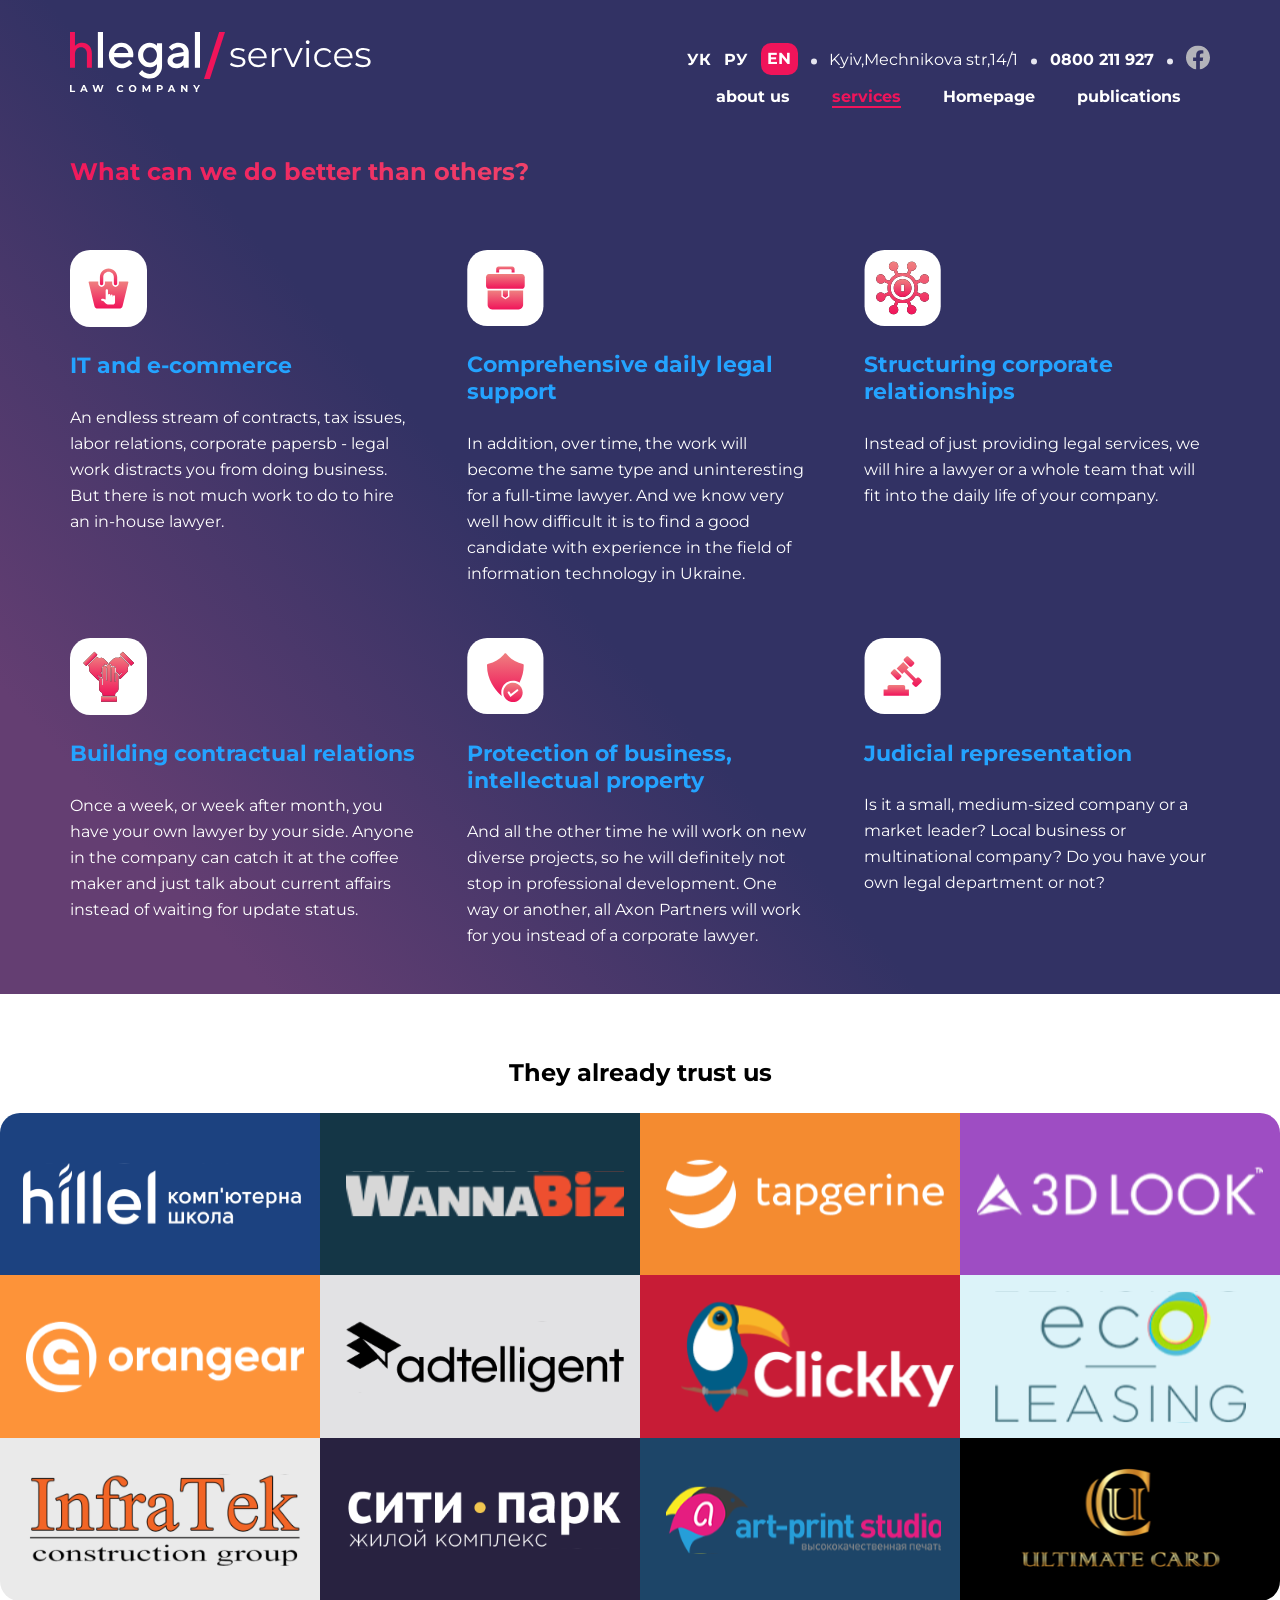
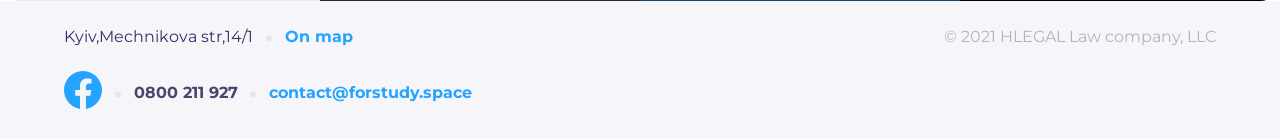
<file: index2.html>
<!DOCTYPE html>
<html lang="en">

<head>
    <meta charset="UTF-8">
    <meta http-equiv="X-UA-Compatible" content="IE=edge">
    <meta name="viewport" content="width=device-width, initial-scale=1.0">
    <title>Publications</title>
    <link rel="stylesheet" href="./style/services-page/style2.css">



</head>
<div class="background">

    <div class="burger">
        <div class="menu">
            <div class="burger-menu__wrap wrap-burger">
                <ul class="wrap-burger__list1 list1-burger">

                    <li class="list1-burger__item item item--molibe"><a href="#">УК</a></li>
                    <li class="list1-burger__item item item--molibe"><a href="#">РУ</a></li>
                    <li class="list1-burger__item item item--background"><a href="#">EN</a></li>
                </ul>
                <span class="wrap-burger__item item item--molibe"><a href="tel:">0800 211 927</a></span>
            </div>
        </div>
        <div class="wrap-burger__logo logo-burger">
            <img src="../img/Logo-services.svg" alt="logo">
        </div>
        <input id="toggle" type="checkbox"></input>
        <label for="toggle" class="hamburger">
            <div class="top-bun"></div>
            <div class="meat"></div>
            <div class="bottom-bun"></div>
        </label>

        <div class="nav">
            <div class="nav-wrapper">
                <ul class="nav__inner3 inner3">
                    <li><a href="../html/index4.html" class="inner3__color2">About us</a></li>
                    <li><a href="../html/index2.html" class="inner3__color">Services</a></li>
                    <li> <a href="../html/index3.html" class="inner3__color2">Publications</a></li>
                    <li> <a href="../html/index1.html" class="inner3__color2">Homepage</a></li>
                </ul>
            </div>
        </div>
    </div>
    <header class="header-table">
        <nav>
            <ul class="header__list1 list list1">

                <li class="list1__item item item--molibe"><a href="#" class="list1--mobile">УК</a></li>
                <li class="list1__item item "><a href="#" class="list1--mobile">РУ</a></li>
                <li class="list1__item item "><a href="#" class="item--background">EN</a></li>
                <li class="list1__item item"><img src="../img/point.svg" class="list1--mobile" alt="point" />
                <li class="list1__item item item--kyiv-size"><a href="#" class="list1--mobile">Kyiv,Mechnikova
                        str,14/1</a></li>
                <li class="list1__item item"><img src="../img/point.svg" alt="point" class="list1--mobile" />
                <li class="list1__item item"><a href="tel:" class="list1--mobile">0800 211 927</a></li>
                <li class="list1__item item"><img src="../img/point.svg" alt="point" class="list1--mobile" />
                <li class="list1__item item"><a href="#"><img src="../img/Facebook-Header-publication.svg"
                            alt="Facebook" class="itlist1em--mobile" /></a></li>
            </ul>

            <div class="header-table__name name">
                <img src="../img/Logo-services.svg" alt="logo">
            </div>
            <ul class="header__list2  list2">
                <li class="list2__item"><a href="../html/index4.html" class="list2__color">about us</a></li>
                <li class="list2__item"><a href="../html/index2.html" class="list2__accent">services</a></li>

                <li class="list2__item list2__border"><a href="../html/index3.html"
                        class="list2__color">publications</a></li>
                <li class="list2__item"><a href="../html/index1.html" class="list2__color">Homepage</a></li>

            </ul>
        </nav>
    </header>

    <header class="header">

        <div class="header__name name">
            <img src="../img/Logo-services.svg" alt="logo">
        </div>
        <nav>
            <ul class="header__list1 list list1">

                <li class="list1__item item item--molibe"><a href="#" class="list1--mobile">УК</a></li>
                <li class="list1__item item "><a href="#" class="list1--mobile">РУ</a></li>
                <li class="list1__item item "><a href="#" class="item--background">EN</a></li>
                <li class="list1__item item"><img src="../img/point.svg" class="list1--mobile" alt="point" />
                <li class="list1__item item item--kyiv-size"><a href="#" class="list1--mobile">Kyiv,Mechnikova
                        str,14/1</a></li>
                <li class="list1__item item"><img src="../img/point.svg" alt="point" class="list1--mobile" />
                <li class="list1__item item"><a href="tel:" class="list1--mobile">0800 211 927</a></li>
                <li class="list1__item item"><img src="../img/point.svg" alt="point" class="list1--mobile" />
                <li class="list1__item item"><a href="#"><img src="../img/Facebook-Header-publication.svg"
                            alt="Facebook" class="itlist1em--mobile" /></a></li>
            </ul>

            <ul class="header__list2  list2">
                <li class="list2__item"><a href="../html/index4.html" class="list2__color">about us</a></li>
                <li class="list2__item"><a href="../html/index2.html" class="list2__accent">services</a></li>
                <li class="list2__item"><a href="../html/index1.html" class="list2__color">Homepage</a></li>
                <li class="list2__item list2__border"><a href="../html/index3.html"
                        class="list2__color">publications</a></li>


            </ul>
        </nav>
    </header>

    <main class="main">

        <h2 class="main__title-block">What can we do better than others?</h2>
        <div class="main__wrap-grid wrap-grid">
            <div class="wrap-grid__box box">
                <img src="../img/first-icon.svg" alt="ecommerce" class="box__img-background" />

                <h3 class="box__title title title--box"> IT and e-commerce
                </h3>

                <p class="box__text text">An endless stream of contracts, tax issues, labor relations, corporate
                    papersb
                    - legal work distracts you from doing business. But there is not much work to do to hire an
                    in-house
                    lawyer.</p>
            </div>
            <div class="wrap-grid__box box">
                <img src="../img/Icon2.svg" alt="ecommerce" class="box__img-background" />
                <h3 class="box__title title title--box">Comprehensive daily
                    legal support</h3>
                <p class="box__text text">In addition, over time, the work will become the same type and
                    uninteresting
                    for a full-time lawyer. And we know very well how difficult it is to find a good candidate
                    with
                    experience in the field of information technology in Ukraine.</p>
            </div>
            <div class="wrap-grid__box box">
                <img src="../img/Icon3.svg" alt="ecommerce" class="box__img-background" />
                <h3 class="box__title title title--box">Structuring corporate relationships</h3>
                <p class="box__text text">Instead of just providing legal services, we will hire a lawyer or a
                    whole
                    team that will fit into the daily life of your company.</p>
            </div>
            <div class="wrap-grid__box box">
                <img src="../img/Icon4.svg" alt="ecommerce" class="box__img-background" />
                <h3 class="box__title title title--box">Building contractual relations</h3>
                <p class="box__text text">Once a week, or week after month, you have your own lawyer by your
                    side.
                    Anyone in the company can catch it at the coffee maker and just talk about current affairs
                    instead
                    of waiting for update status.</p>
            </div>
            <div class="wrap-grid__box box">
                <img src="../img/Icon5.svg" alt="ecommerce" class="box__img-background" />
                <h3 class="box__title title title--box">Protection of business, intellectual property</h3>
                <p class="box__text text">And all the other time he will work on new diverse projects, so he
                    will
                    definitely not stop in professional development. One way or another, all Axon Partners will
                    work
                    for
                    you instead of a corporate lawyer.</p>
            </div>
            <div class="wrap-grid__box box">
                <img src="../img/Icon6.svg" alt="ecommerce" class="box__img-background" />
                <h3 class="box__title title title--box">Judicial representation</h3>
                <p class="box__text text">Is it a small, medium-sized company or a market leader? Local business
                    or
                    multinational company? Do you have your own legal department or not?</p>
            </div>
        </div>
</div>
<div class="main__companys companys">
    <h2 class="companys__title">They already trust us</h2>
    <div class="companys__inner">


        <div class="companys__block">
            <img src="../img/hillel.svg" alt="hillel" class="companys__row1">
            <img src="../img/wannabiz.svg" alt="row2" class="companys__row2" />
            <img src="../img/tapgerine.svg" alt="row3" class="companys__row3" />
            <img src="../img/3dlook.svg" alt="row4" class="companys__row4" />
        </div>
        <div class="companys__block">
            <img src="../img/orangear.svg" alt="row5" class="companys__row5" />
            <img src="../img/adtelligent.svg" alt="row6" class="companys__row6" />
            <img src="../img/clickky.svg" alt=" row7" class="companys__row7" />
            <img src="../img/eco-leasing.svg" alt="ite row8" class="companys__row8" />
        </div>
        <div class="companys__block">
            <img src="../img/infi.svg" alt="row9" class="companys__row9" />
            <img src="../img/city-par.svg" alt="row10" class="companys__row10" />
            <img src="../img/art.svg" alt="row11" class="companys__row11" />
            <img src="../img/ultimatecard.svg" alt="row12" class="companys__row12" />
        </div>
    </div>
</div>
</main>
<footer class="footer">
    <div class="footer__inner">
        <div class="footer__grid">
            <ul class="footer__list list-footer1">

                <li class="list-footer__item item item--kyiv"><a href="#" class="item item--kyiv">Kyiv,Mechnikova
                        str,14/1</a></li>
                <li class="list1__item"><img src="../img/point.svg" alt="point" />
                <li><a href="https://www.google.com/maps" class=" list-footer__item item item--map">On map</a>
                </li>
            </ul>
            <ul class="footer__list list-footer1">
                <li class="list-footer__item item item--facebook"><img src="../img/Facebook-Footer.svg"
                        alt="Facebook" />
                <li class="list1__item"><img src="../img/point.svg" alt="point" /></li>
                <li class="list-footer__item item item--number"><a href="tel:">0800 211 927</a></li>
                <li class="list1__item"><img src="../img/point.svg" alt="point" />
                <li class="list-footer__item item item--email"><a href="email:"
                        class="list-footer1__color">contact@forstudy.space</a></li>
            </ul>
        </div>
        <div class="footer__grid2">
            <p class="footer__info-site">© 2021 HLEGAL Law company, LLC</p>
        </div>
    </div>
</footer>
<footer class="footer-mobile">
    <div class="footer-mobile__grid">
        <ul class="footer-mobile__list list-footer1">

            <li class="list-footer__item  "><a href="#" class="item item--kyiv">Kyiv,Mechnikova str,14/1</a></li>

            <li class="list-footer__item item item--map"><a href="https://www.google.com/maps"
                    class="list-footer1__color">On map</a>
            </li>


            <li class="list-footer__item item item--facebook"><img src="../img/Facebook-Footer.svg" alt="Facebook" />

            <li class="list-footer__item item item--number"><a href="tel:" class="item item--number">0800 211 927</a>
            </li>

            <li class="list-footer__item item item--email"><a href="email:"
                    class="list-footer1__color">contact@forstudy.space</a></li>
        </ul>
    </div>
    <div class="footer-mobile__grid2">
        <p class="footer__info-site">© 2021 HLEGAL Law company, LLC</p>
    </div>

</footer>
</footer>
</body>

</html>
</file>
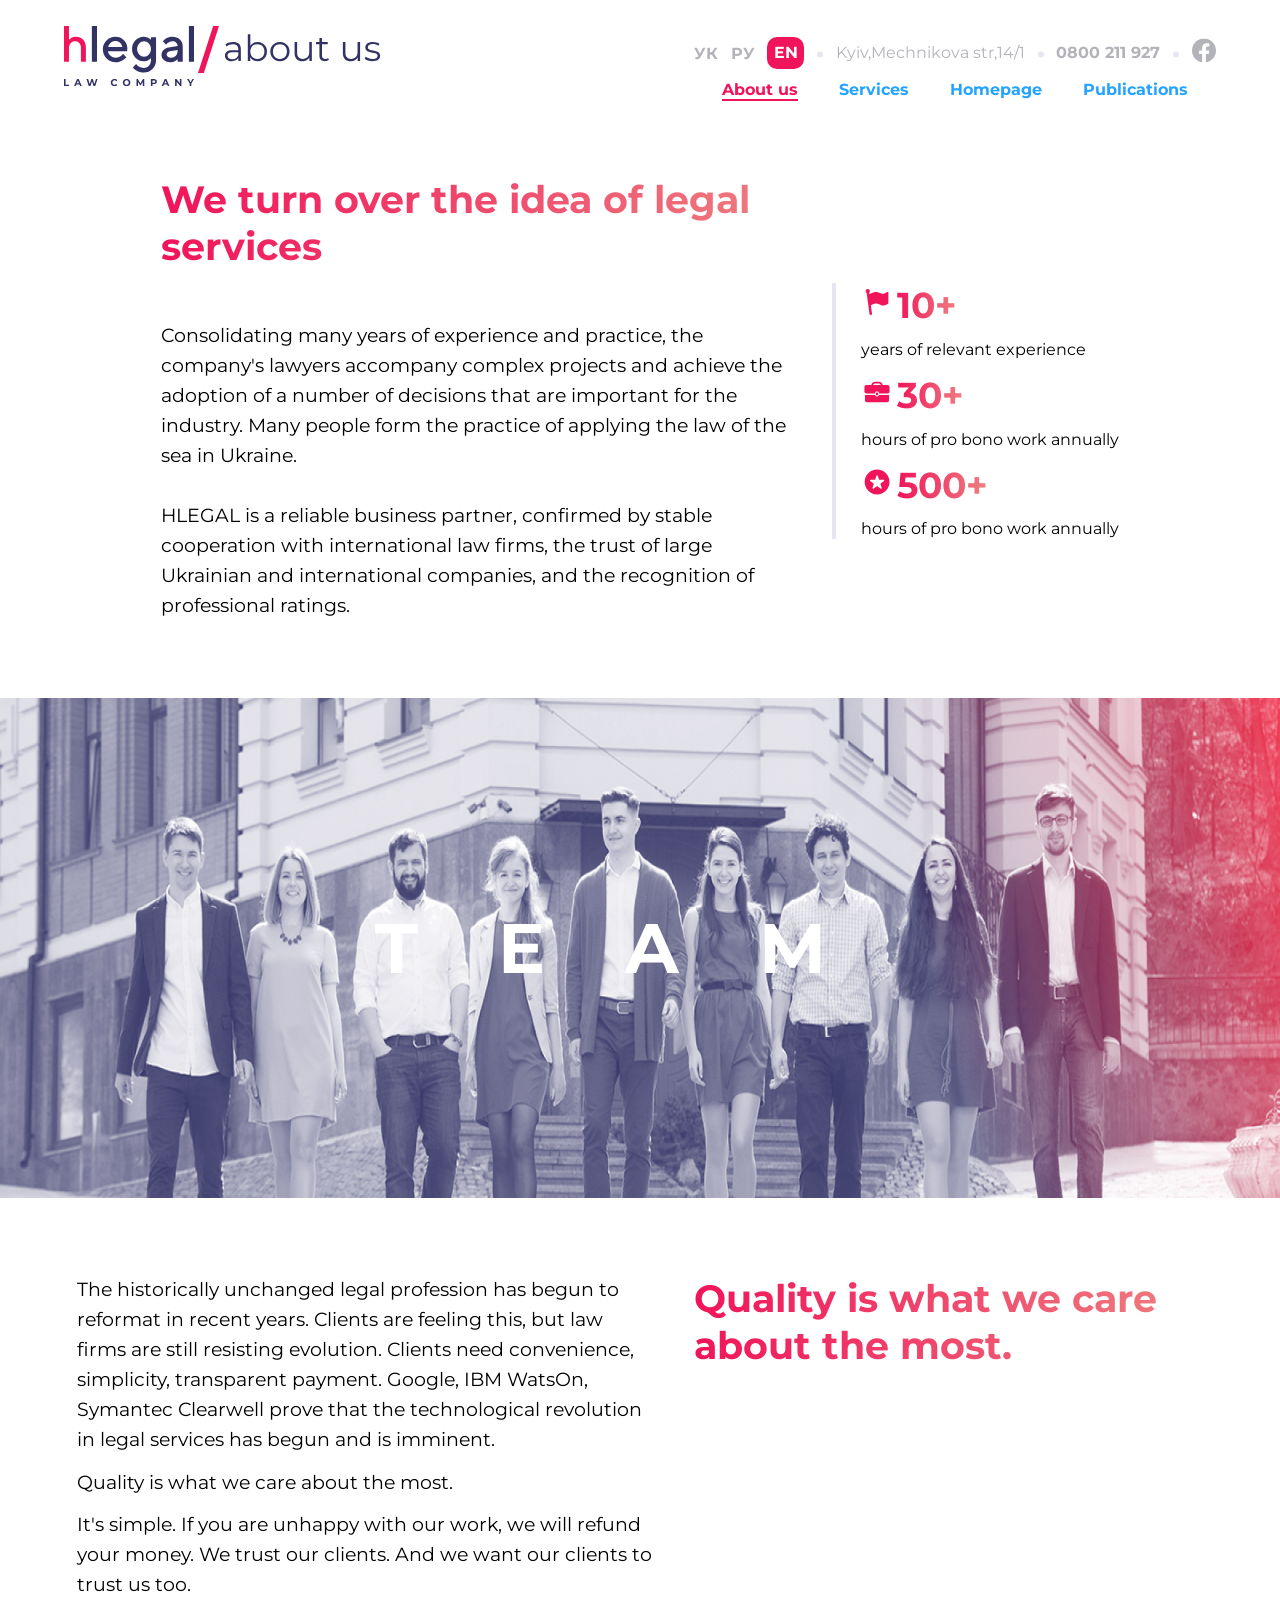
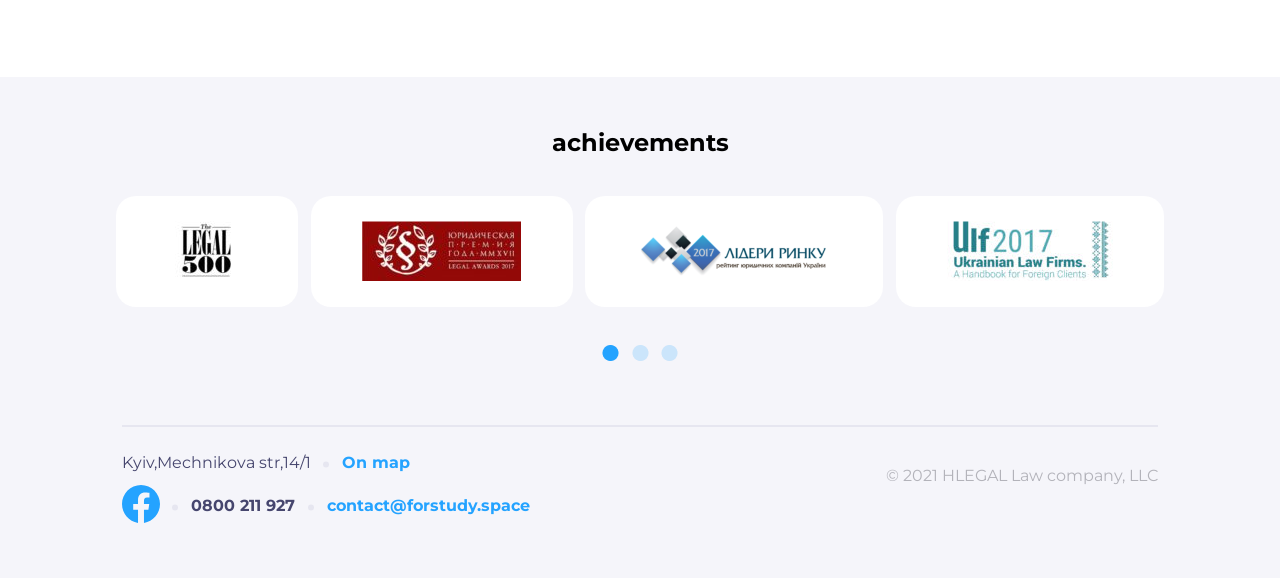
<file: index4.html>
<!DOCTYPE html>
<html lang="en">

<head>
    <meta charset="UTF-8">
    <meta http-equiv="X-UA-Compatible" content="IE=edge">
    <meta name="viewport" content="width=device-width, initial-scale=1.0">

    <link rel="stylesheet" href="../style/about-us-main/about-us.css">
    <title>about us</title>
</head>

<body>
    <div class="burger">
        <div class="menu">
            <div class="burger-menu__wrap wrap-burger">
                <ul class="wrap-burger__list1 list1-burger">

                    <li class="list1__item "><a href="#" class="item item--mobile">УК</a></li>
                    <li class="list1__item "><a href="#" class="item item--mobile">РУ</a></li>
                    <li class="list1__item item item--background2"><a href="#" class=" item item--background2">EN</a>
                    </li>
                </ul>
                <span class=" wrap-burger__item item item--molibe"><a href="tel:">0800 211 927</a></span>
            </div>
        </div>
        <div class="wrap-burger__logo logo-burger">
            <img src="../img/Logo-about-us.svg" alt="logo" />
        </div>
        <input id="toggle" type="checkbox"></input>
        <label for="toggle" class="hamburger">
            <div class="top-bun"></div>
            <div class="meat"></div>
            <div class="bottom-bun"></div>
        </label>

        <div class="nav">
            <div class="nav-wrapper">
                <ul class="nav__inner3 inner3">
                    <li><a href="../html/index4.html" class="inner3__color">About us</a></li>
                    <li><a href="../html/index2.html" class="inner3__color2">Services</a></li>
                    <li> <a href="../html/index3.html" class="inner3__color2">Publications</a></li>
                    <li> <a href="../html/index1.html" class="inner3__color2">Homepage</a></li>
                </ul>
            </div>
        </div>
    </div>
    <header class="header-table">
        <nav>
            <ul class="header-table__list1 list list1">

                <li class="list1__item item item--molibe"><a href="#" class="item--molibe">УК</a></li>
                <li class="list1__item item "><a href="#" class="item--molibe">РУ</a></li>
                <li class="list1__item item item--background2"><a href="#" class=" item item--background2">EN</a>
                <li class="list1__item item"><img src="../img/point.svg" class="item--molibe" alt="point" />
                <li class="list1__item item item--kyiv-size"><a href="#" class="item--molibe">Kyiv,Mechnikova
                        str,14/1</a></li>
                <li class="list1__item item"><img src="../img/point.svg" alt="point" class="item--molibe" />
                <li class="list1__item item"><a href="tel:" class="item--molibe">0800 211 927</a></li>
                <li class="list1__item item"><img src="../img/point.svg" alt="point" class="item--molibe" />
                <li class="list1__item item"><a href="#"><img src="../img/Facebook-Header-publication.svg"
                            alt="Facebook" class="item--molibe" /></a></li>
            </ul>
            <div class="header-table__name name">
                <img src="../img/Logo-about-us.svg" alt="logo" />
            </div>
            <ul class="header__list2  list2">
                <li class="list2__item"><a href="#" class="list2__accent">About us</a></li>
                <li class="list2__item"><a href="../html/index2.html" class="list2__color">Services</a></li>
                <li class="list2__item"><a href="../html/index1.html" class="list2__color">Homepage</a></li>
                <li class="list2__item list2__border"><a href="../html/index3.html"
                        class="list2__color">Publications</a></li>
            </ul>
        </nav>
    </header>

    <header class="header">

        <div class="header__name name">
            <img src="../img/Logo-about-us.svg" alt="logo">
        </div>
        <nav>
            <ul class="header__list1 list list1">

                <li class="list1__item item "><a href="#" class="item item--mobile">УК</a></li>
                <li class="list1__item item "><a href="#" class="item item--mobile">РУ</a></li>
                <li class="list1__item item "><a href="#" class="item item--background2">EN</a></li>
                <li class="list1__item item"><img src="../img/point.svg" class="item--molibe" alt="point" />
                <li class="list1__item item item--kyiv-size"><a href="#" class="item--molibe">Kyiv,Mechnikova
                        str,14/1</a></li>
                <li class="list1__item item"><img src="../img/point.svg" alt="point" class="item--molibe" />
                <li class="list1__item item"><a href="tel:" class="item--molibe">0800 211 927</a></li>
                <li class="list1__item item"><img src="../img/point.svg" alt="point" class="item--molibe" />
                <li class="list1__item item"><a href="#"><img src="../img/Facebook-Header-publication.svg"
                            alt="Facebook" class="item--molibe" /></a></li>
            </ul>

            <ul class="header__list2  list2">
                <li class="list2__item"><a href="#" class="list2__accent">About us</a></li>
                <li class="list2__item"><a href="../html/index2.html" class="list2__color">Services</a></li>
                <li class="list2__item"><a href="../html/index1.html" class="list2__color">Homepage</a></li>
                <li class="list2__item list2__border"><a href="../html/index3.html"
                        class="list2__color">Publications</a></li>
            </ul>
        </nav>
    </header>
    <main class="main">
        <div class="main__wrapper wrapper">
            <div class="wrapper__block1 block1">
                <h2 class="block1__title title title--block1">
                    We turn over the idea of legal services
                </h2>
                <p class="block1__text text text--block1">Consolidating many years of experience and practice, the
                    company's lawyers
                    accompany complex projects and achieve the adoption of a number of decisions that are important for
                    the industry. Many people form the practice of applying the law of the sea in Ukraine.<br><br>
                    HLEGAL is a reliable business partner, confirmed by stable cooperation with international law firms,
                    the trust of large Ukrainian and international companies, and the recognition of professional
                    ratings.
                </p>
            </div>
            <div class="wrapper__block2 block2">
                <div class="block2__inner">
                    <img src="../img/Experience-about-10+.svg" alt="experience" />
                    <span class="block2__span">10+</span>
                </div>
                <p class="block2__text text--block2">years of relevant experience</p>
                <div class="block2__inner">
                    <img src="../img/Clients-about.svg" alt="clients" />
                    <span class="block2__span">30+</span>

                </div>
                <p class="block2__text  text--block2">hours of pro bono work annually</p>
                <div class="block2__inner">
                    <img src="../img/Probono-star-about.svg" alt="star" />
                    <span class="block2__span">500+</span>

                </div>
                <p class="block2__text  text--block2">hours of pro bono work annually</p>
            </div>
        </div>
        <div class="main__photo photo">

            <p class="photo__title">TEAM</p>
        </div>
        <div class="main__wrapper2 wrapper2">
            <div class="wrapper2__block3 block3">

                <p class="block3__text text text--block3">The historically unchanged legal profession has begun to
                    reformat in recent years. Clients are feeling this, but law firms are still resisting evolution.
                    Clients need convenience, simplicity, transparent payment. Google, IBM WatsOn, Symantec Clearwell
                    prove that the technological revolution in legal services has begun and is imminent.
                <p class="block3__p">
                    Quality is what we care about the most.
                </p>
                <p class="block3__p2">
                    It's simple. If you are unhappy with our work, we will refund your money. We trust our clients. And
                    we want our clients to trust us too.
                </p>
            </div>

            <div class="wrapper2__block4 block4">
                <p class="block4__text title title-p">Quality is what we care about the most.</p>
            </div>
        </div>
        <div class="main__companys companys">
            <h2 class="companys__title">achievements</h2>
            <div class="companys__inner inner">
                <img src="../img/Achievment-1-about.svg" alt="companies" class="inner__img" />
                <img src="../img/Achievment-2-about.svg" alt="companies" class="inner__img" />
                <img src="../img/Achievment-3-about.svg" alt="companies" class="inner__img" />
                <img src="../img/Achievment-4-about.svg" alt="companies" class="inner__img" />
            </div>
            <div class="companys__poins">
                <img src="../img/Ellipse.png" alt="">
                <img src="../img/Ellipse2.png" alt="">
                <img src="../img/Ellipse2.png" alt="">
            </div>
        </div>
        <div class="main__companys-mobile companys-mobile">
            <h2 class="companys__title">achievements</h2>
            <div class="companys__inner inner">
                <img src="../img/Achievment-1-about.svg" alt="companies" class="inner__img" />

            </div>
            <div class="companys-mobile__poins">
                <img src="../img/Ellipse.png" alt="">
                <img src="../img/Ellipse2.png" alt="">
                <img src="../img/Ellipse2.png" alt="">
                <img src="../img/Ellipse2.png" alt="">
                <img src="../img/Ellipse2.png" alt="">
                <img src="../img/Ellipse2.png" alt="">

            </div>
        </div>
    </main>
    <footer class="footer">
        <div class="footer__inner">
            <div class="footer__grid">
                <ul class="footer__list list-footer1">

                    <li class="list-footer__item "><a href="#" class="item item--kyiv">Kyiv,Mechnikova str,14/1</a></li>
                    <li class="list1__item"><img src="../img/point.svg" alt="point" />
                    <li><a href="https://www.google.com/maps" class=" list-footer__item item item--map">On map</a>
                    </li>
                </ul>
                <ul class="footer__list list-footer1">
                    <li class="list-footer__item item item--facebook"><img src="../img/Facebook-Footer.svg"
                            alt="Facebook" />
                    <li class="list1__item"><img src="../img/point.svg" alt="point" /></li>
                    <li class="list-footer__item "><a href="tel:" class="item item--number">0800 211 927</a></li>
                    <li class="list1__item"><img src="../img/point.svg" alt="point" />
                    <li class="list-footer__item item item--email"><a href="email:"
                            class="list-footer1__color">contact@forstudy.space</a></li>
                </ul>
            </div>
            <div class="footer__grid2">
                <p class="footer__info-site ">© 2021 HLEGAL Law company, LLC</p>
            </div>
        </div>
    </footer>


    <footer class="footer-mobile">
        <div class="footer-mobile__grid">
            <ul class="footer-mobile__list list-footer1">

                <li class="list-footer__item item item--kyiv"><a href="#" class="item item--kyiv">Kyiv,Mechnikova
                        str,14/1</a></li>

                <li class="list-footer__item item item--map"><a href="https://www.google.com/maps"
                        class="list-footer1__color">On map</a>
                </li>


                <li class="list-footer__item item item--facebook"><img src="../img/Facebook-Footer.svg"
                        alt="Facebook" />

                <li class="list-footer__item item item--number"><a href="tel:" class="item item--number">0800 211
                        927</a></li>

                <li class="list-footer__item item item--email"><a href="email:"
                        class="list-footer1__color">contact@forstudy.space</a></li>
            </ul>
        </div>
        <div class="footer-mobile__grid2">
            <p class="footer__info-site">© 2021 HLEGAL Law company, LLC</p>
        </div>

    </footer>
</body>

</html>
</file>
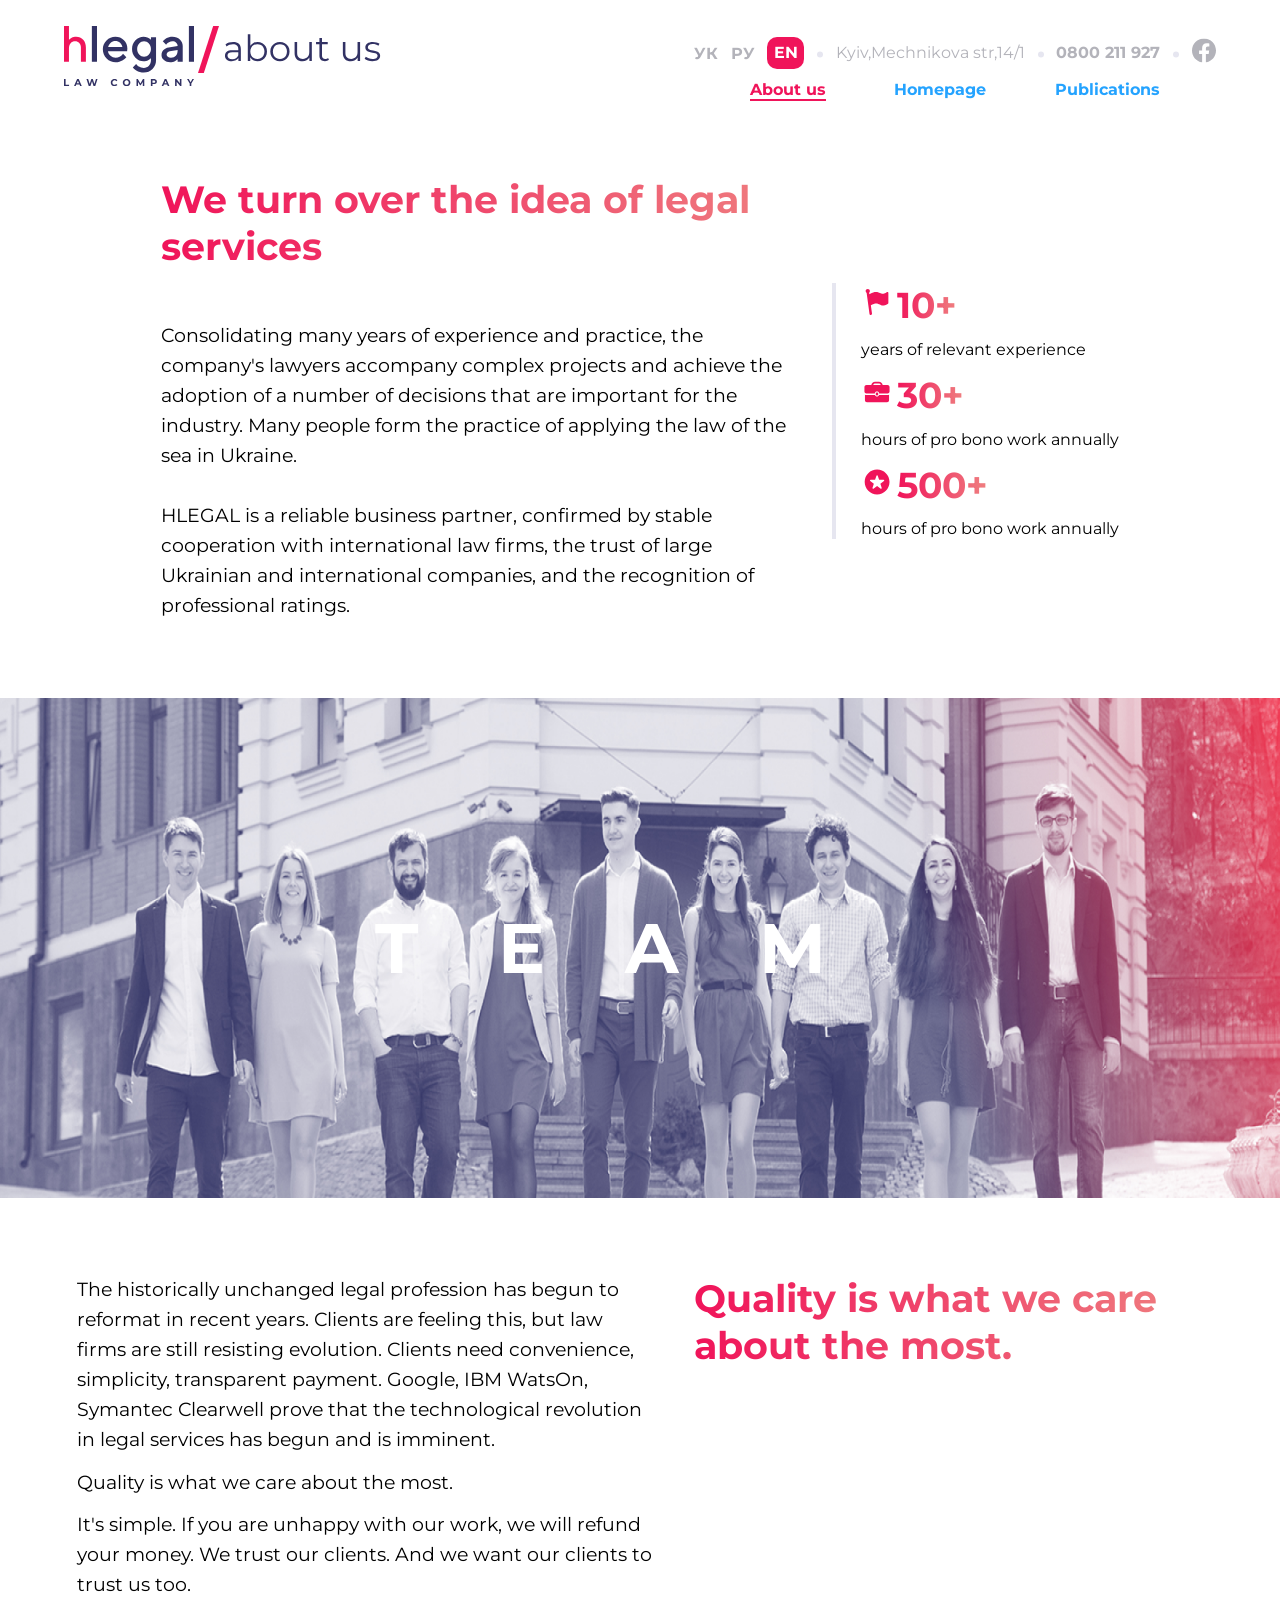
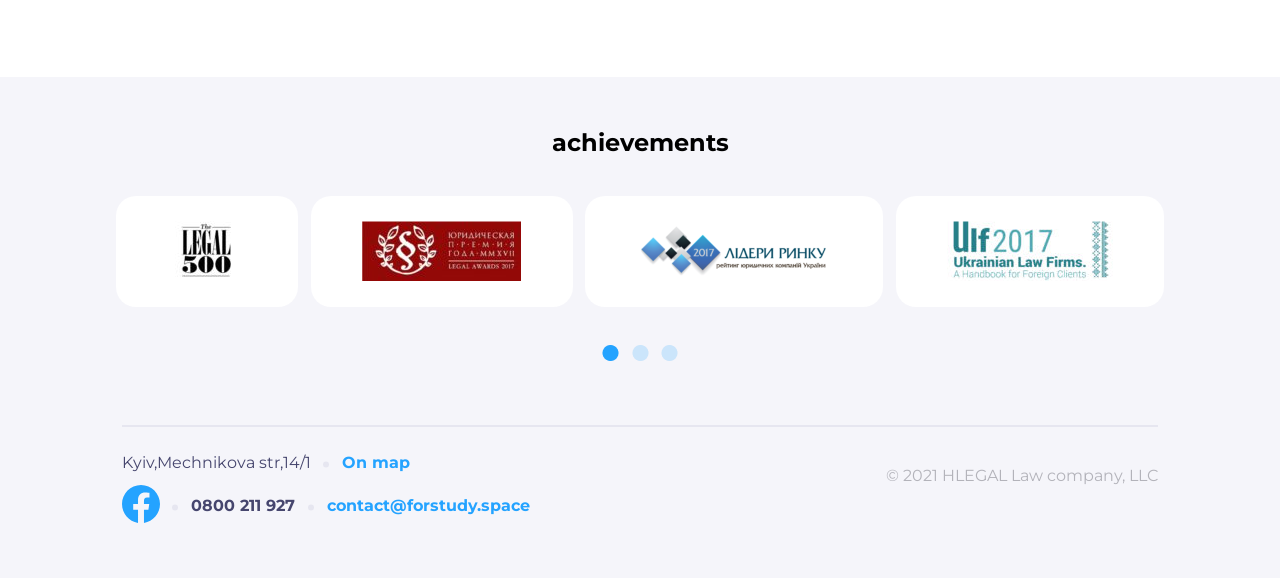
<file: html/index4.html>
<!DOCTYPE html>
<html lang="en">

<head>
    <meta charset="UTF-8">
    <meta http-equiv="X-UA-Compatible" content="IE=edge">
    <meta name="viewport" content="width=device-width, initial-scale=1.0">

    <link rel="stylesheet" href="../style/about-us-main/about-us.css">
    <title>about us</title>
</head>

<body>
    <div class="burger">
        <div class="menu">
            <div class="burger-menu__wrap wrap-burger">
                <ul class="wrap-burger__list1 list1-burger">

                    <li class="list1__item "><a href="#" class="item item--mobile">УК</a></li>
                    <li class="list1__item "><a href="#" class="item item--mobile">РУ</a></li>
                    <li class="list1__item item item--background2"><a href="#" class=" item item--background2">EN</a>
                    </li>
                </ul>
                <span class=" wrap-burger__item item item--molibe"><a href="tel:">0800 211 927</a></span>
            </div>
        </div>
        <div class="wrap-burger__logo logo-burger">
            <img src="../img/Logo-about-us.svg" alt="logo" />
        </div>
        <input id="toggle" type="checkbox"></input>
        <label for="toggle" class="hamburger">
            <div class="top-bun"></div>
            <div class="meat"></div>
            <div class="bottom-bun"></div>
        </label>

        <div class="nav">
            <div class="nav-wrapper">
                <ul class="nav__inner3 inner3">
                    <li><a href="../html/index4.html" class="inner3__color">About us</a></li>
                 
                    <li> <a href="../html/index3.html" class="inner3__color2">Publications</a></li>
                    <li> <a href="../html/index1.html" class="inner3__color2">Homepage</a></li>
                </ul>
            </div>
        </div>
    </div>
    <header class="header-table">
        <nav>
            <ul class="header-table__list1 list list1">

                <li class="list1__item item item--molibe"><a href="#" class="item--molibe">УК</a></li>
                <li class="list1__item item "><a href="#" class="item--molibe">РУ</a></li>
                <li class="list1__item item item--background2"><a href="#" class=" item item--background2">EN</a>
                <li class="list1__item item"><img src="../img/point.svg" class="item--molibe" alt="point" />
                <li class="list1__item item item--kyiv-size"><a href="#" class="item--molibe">Kyiv,Mechnikova
                        str,14/1</a></li>
                <li class="list1__item item"><img src="../img/point.svg" alt="point" class="item--molibe" />
                <li class="list1__item item"><a href="tel:" class="item--molibe">0800 211 927</a></li>
                <li class="list1__item item"><img src="../img/point.svg" alt="point" class="item--molibe" />
                <li class="list1__item item"><a href="#"><img src="../img/Facebook-Header-publication.svg"
                            alt="Facebook" class="item--molibe" /></a></li>
            </ul>
            <div class="header-table__name name">
                <img src="../img/Logo-about-us.svg" alt="logo" />
            </div>
            <ul class="header__list2  list2">
                <li class="list2__item"><a href="#" class="list2__accent">About us</a></li>
               
                <li class="list2__item"><a href="../html/index1.html" class="list2__color">Homepage</a></li>
                <li class="list2__item list2__border"><a href="../html/index3.html"
                        class="list2__color">Publications</a></li>
            </ul>
        </nav>
    </header>

    <header class="header">

        <div class="header__name name">
            <img src="../img/Logo-about-us.svg" alt="logo">
        </div>
        <nav>
            <ul class="header__list1 list list1">

                <li class="list1__item item "><a href="#" class="item item--mobile">УК</a></li>
                <li class="list1__item item "><a href="#" class="item item--mobile">РУ</a></li>
                <li class="list1__item item "><a href="#" class="item item--background2">EN</a></li>
                <li class="list1__item item"><img src="../img/point.svg" class="item--molibe" alt="point" />
                <li class="list1__item item item--kyiv-size"><a href="#" class="item--molibe">Kyiv,Mechnikova
                        str,14/1</a></li>
                <li class="list1__item item"><img src="../img/point.svg" alt="point" class="item--molibe" />
                <li class="list1__item item"><a href="tel:" class="item--molibe">0800 211 927</a></li>
                <li class="list1__item item"><img src="../img/point.svg" alt="point" class="item--molibe" />
                <li class="list1__item item"><a href="#"><img src="../img/Facebook-Header-publication.svg"
                            alt="Facebook" class="item--molibe" /></a></li>
            </ul>

            <ul class="header__list2  list2">
                <li class="list2__item"><a href="#" class="list2__accent">About us</a></li>
        
                <li class="list2__item"><a href="../html/index1.html" class="list2__color">Homepage</a></li>
                <li class="list2__item list2__border"><a href="../html/index3.html"
                        class="list2__color">Publications</a></li>
            </ul>
        </nav>
    </header>
    <main class="main">
        <div class="main__wrapper wrapper">
            <div class="wrapper__block1 block1">
                <h2 class="block1__title title title--block1">
                    We turn over the idea of legal services
                </h2>
                <p class="block1__text text text--block1">Consolidating many years of experience and practice, the
                    company's lawyers
                    accompany complex projects and achieve the adoption of a number of decisions that are important for
                    the industry. Many people form the practice of applying the law of the sea in Ukraine.<br><br>
                    HLEGAL is a reliable business partner, confirmed by stable cooperation with international law firms,
                    the trust of large Ukrainian and international companies, and the recognition of professional
                    ratings.
                </p>
            </div>
            <div class="wrapper__block2 block2">
                <div class="block2__inner">
                    <img src="../img/Experience-about-10+.svg" alt="experience" />
                    <span class="block2__span">10+</span>
                </div>
                <p class="block2__text text--block2">years of relevant experience</p>
                <div class="block2__inner">
                    <img src="../img/Clients-about.svg" alt="clients" />
                    <span class="block2__span">30+</span>

                </div>
                <p class="block2__text  text--block2">hours of pro bono work annually</p>
                <div class="block2__inner">
                    <img src="../img/Probono-star-about.svg" alt="star" />
                    <span class="block2__span">500+</span>

                </div>
                <p class="block2__text  text--block2">hours of pro bono work annually</p>
            </div>
        </div>
        <div class="main__photo photo">

            <p class="photo__title">TEAM</p>
        </div>
        <div class="main__wrapper2 wrapper2">
            <div class="wrapper2__block3 block3">

                <p class="block3__text text text--block3">The historically unchanged legal profession has begun to
                    reformat in recent years. Clients are feeling this, but law firms are still resisting evolution.
                    Clients need convenience, simplicity, transparent payment. Google, IBM WatsOn, Symantec Clearwell
                    prove that the technological revolution in legal services has begun and is imminent.
                <p class="block3__p">
                    Quality is what we care about the most.
                </p>
                <p class="block3__p2">
                    It's simple. If you are unhappy with our work, we will refund your money. We trust our clients. And
                    we want our clients to trust us too.
                </p>
            </div>

            <div class="wrapper2__block4 block4">
                <p class="block4__text title title-p">Quality is what we care about the most.</p>
            </div>
        </div>
        <div class="main__companys companys">
            <h2 class="companys__title">achievements</h2>
            <div class="companys__inner inner">
                <img src="../img/Achievment-1-about.svg" alt="companies" class="inner__img" />
                <img src="../img/Achievment-2-about.svg" alt="companies" class="inner__img" />
                <img src="../img/Achievment-3-about.svg" alt="companies" class="inner__img" />
                <img src="../img/Achievment-4-about.svg" alt="companies" class="inner__img" />
            </div>
            <div class="companys__poins">
                <img src="../img/Ellipse.png" alt="">
                <img src="../img/Ellipse2.png" alt="">
                <img src="../img/Ellipse2.png" alt="">
            </div>
        </div>
        <div class="main__companys-mobile companys-mobile">
            <h2 class="companys__title">achievements</h2>
            <div class="companys__inner inner">
                <img src="../img/Achievment-1-about.svg" alt="companies" class="inner__img" />

            </div>
            <div class="companys-mobile__poins">
                <img src="../img/Ellipse.png" alt="">
                <img src="../img/Ellipse2.png" alt="">
                <img src="../img/Ellipse2.png" alt="">
                <img src="../img/Ellipse2.png" alt="">
                <img src="../img/Ellipse2.png" alt="">
                <img src="../img/Ellipse2.png" alt="">

            </div>
        </div>
    </main>
    <footer class="footer">
        <div class="footer__inner">
            <div class="footer__grid">
                <ul class="footer__list list-footer1">

                    <li class="list-footer__item "><a href="#" class="item item--kyiv">Kyiv,Mechnikova str,14/1</a></li>
                    <li class="list1__item"><img src="../img/point.svg" alt="point" />
                    <li><a href="https://www.google.com/maps" class=" list-footer__item item item--map">On map</a>
                    </li>
                </ul>
                <ul class="footer__list list-footer1">
                    <li class="list-footer__item item item--facebook"><img src="../img/Facebook-Footer.svg"
                            alt="Facebook" />
                    <li class="list1__item"><img src="../img/point.svg" alt="point" /></li>
                    <li class="list-footer__item "><a href="tel:" class="item item--number">0800 211 927</a></li>
                    <li class="list1__item"><img src="../img/point.svg" alt="point" />
                    <li class="list-footer__item item item--email"><a href="email:"
                            class="list-footer1__color">contact@forstudy.space</a></li>
                </ul>
            </div>
            <div class="footer__grid2">
                <p class="footer__info-site ">© 2021 HLEGAL Law company, LLC</p>
            </div>
        </div>
    </footer>


    <footer class="footer-mobile">
        <div class="footer-mobile__grid">
            <ul class="footer-mobile__list list-footer1">

                <li class="list-footer__item item item--kyiv"><a href="#" class="item item--kyiv">Kyiv,Mechnikova
                        str,14/1</a></li>

                <li class="list-footer__item item item--map"><a href="https://www.google.com/maps"
                        class="list-footer1__color">On map</a>
                </li>


                <li class="list-footer__item item item--facebook"><img src="../img/Facebook-Footer.svg"
                        alt="Facebook" />

                <li class="list-footer__item item item--number"><a href="tel:" class="item item--number">0800 211
                        927</a></li>

                <li class="list-footer__item item item--email"><a href="email:"
                        class="list-footer1__color">contact@forstudy.space</a></li>
            </ul>
        </div>
        <div class="footer-mobile__grid2">
            <p class="footer__info-site">© 2021 HLEGAL Law company, LLC</p>
        </div>

    </footer>
</body>

</html>
</file>
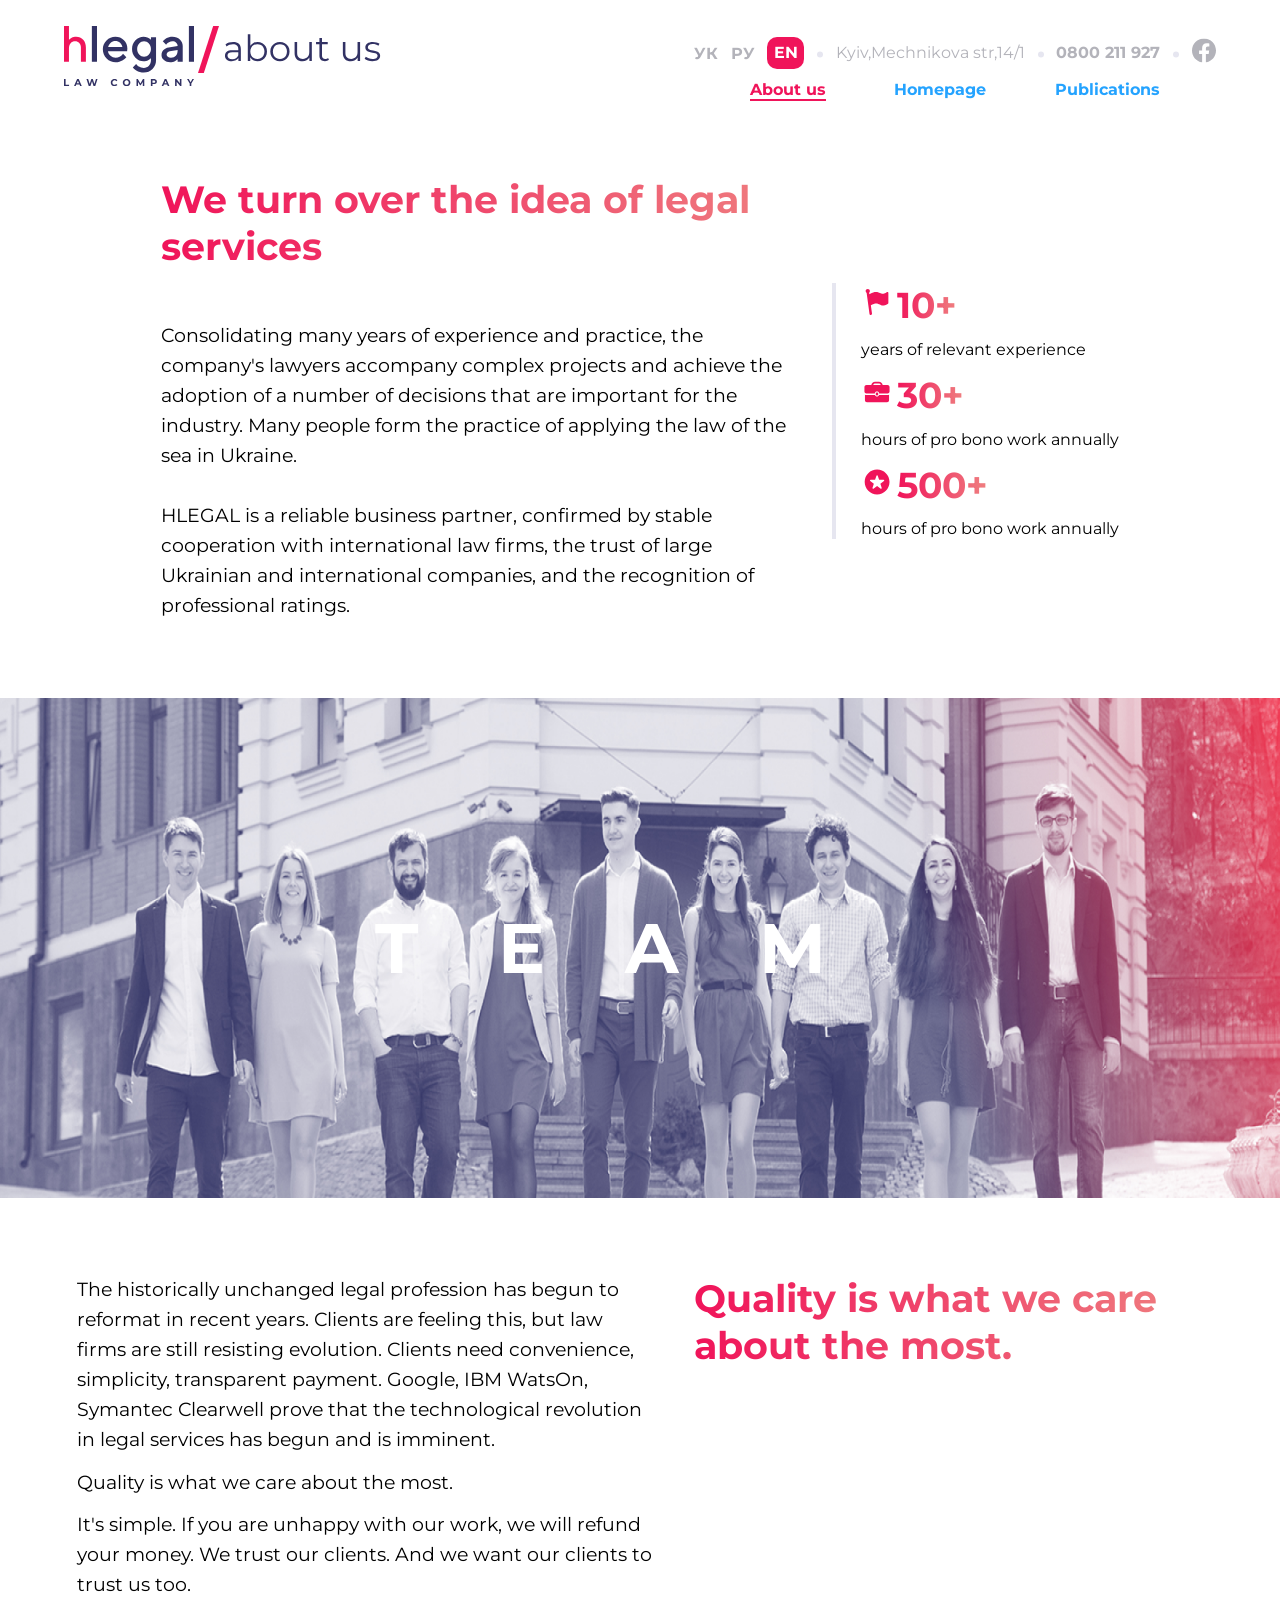
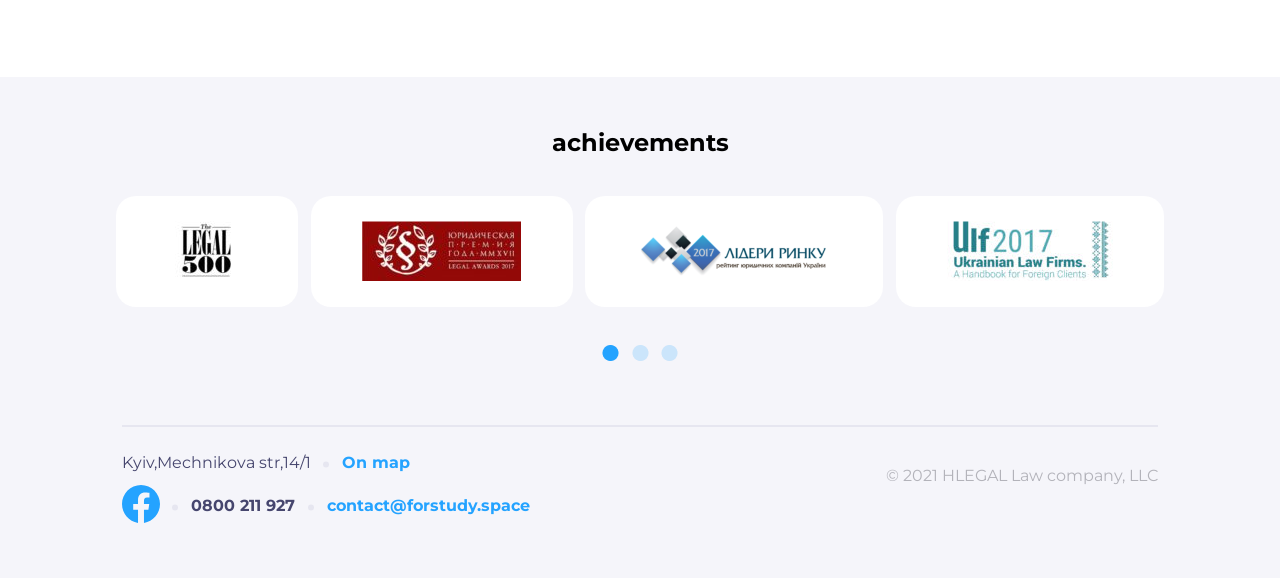
<file: html/PageThree.html>
<!DOCTYPE html>
<html lang="en">

<head>
    <meta charset="UTF-8">
    <meta http-equiv="X-UA-Compatible" content="IE=edge">
    <meta name="viewport" content="width=device-width, initial-scale=1.0">

    <link rel="stylesheet" href="../style/about-us-main/about-us.css">
    <title>about us</title>
</head>

<body>
    <div class="burger">
        <div class="menu">
            <div class="burger-menu__wrap wrap-burger">
                <ul class="wrap-burger__list1 list1-burger">

                    <li class="list1__item "><a href="#" class="item item--mobile">УК</a></li>
                    <li class="list1__item "><a href="#" class="item item--mobile">РУ</a></li>
                    <li class="list1__item item item--background2"><a href="#" class=" item item--background2">EN</a>
                    </li>
                </ul>
                <span class=" wrap-burger__item item item--molibe"><a href="tel:">0800 211 927</a></span>
            </div>
        </div>
        <div class="wrap-burger__logo logo-burger">
            <img src="../img/Logo-about-us.svg" alt="logo" />
        </div>
        <input id="toggle" type="checkbox"></input>
        <label for="toggle" class="hamburger">
            <div class="top-bun"></div>
            <div class="meat"></div>
            <div class="bottom-bun"></div>
        </label>

        <div class="nav">
            <div class="nav-wrapper">
                <ul class="nav__inner3 inner3">
                    <li><a href="../html/PageFour.html" class="inner3__color">About us</a></li>

                    <li> <a href="../html/PageThree.html" class="inner3__color2">Publications</a></li>
                    <li> <a href="../index.html" class="inner3__color2">Homepage</a></li>
                </ul>
            </div>
        </div>
    </div>
    <header class="header-table">
        <nav>
            <ul class="header-table__list1 list list1">

                <li class="list1__item item item--molibe"><a href="#" class="item--molibe">УК</a></li>
                <li class="list1__item item "><a href="#" class="item--molibe">РУ</a></li>
                <li class="list1__item item item--background2"><a href="#" class=" item item--background2">EN</a>
                <li class="list1__item item"><img src="../img/point.svg" class="item--molibe" alt="point" />
                <li class="list1__item item item--kyiv-size"><a href="#" class="item--molibe">Kyiv,Mechnikova
                        str,14/1</a></li>
                <li class="list1__item item"><img src="../img/point.svg" alt="point" class="item--molibe" />
                <li class="list1__item item"><a href="tel:" class="item--molibe">0800 211 927</a></li>
                <li class="list1__item item"><img src="../img/point.svg" alt="point" class="item--molibe" />
                <li class="list1__item item"><a href="#"><img src="../img/Facebook-Header-publication.svg"
                            alt="Facebook" class="item--molibe" /></a></li>
            </ul>
            <div class="header-table__name name">
                <img src="../img/Logo-about-us.svg" alt="logo" />
            </div>
            <ul class="header__list2  list2">
                <li class="list2__item"><a href="#" class="list2__accent">About us</a></li>

                <li class="list2__item"><a href="../index.html" class="list2__color">Homepage</a></li>
                <li class="list2__item list2__border"><a href="../html/PageFour.html"
                        class="list2__color">Publications</a></li>
            </ul>
        </nav>
    </header>

    <header class="header">

        <div class="header__name name">
            <img src="../img/Logo-about-us.svg" alt="logo">
        </div>
        <nav>
            <ul class="header__list1 list list1">

                <li class="list1__item item "><a href="#" class="item item--mobile">УК</a></li>
                <li class="list1__item item "><a href="#" class="item item--mobile">РУ</a></li>
                <li class="list1__item item "><a href="#" class="item item--background2">EN</a></li>
                <li class="list1__item item"><img src="../img/point.svg" class="item--molibe" alt="point" />
                <li class="list1__item item item--kyiv-size"><a href="#" class="item--molibe">Kyiv,Mechnikova
                        str,14/1</a></li>
                <li class="list1__item item"><img src="../img/point.svg" alt="point" class="item--molibe" />
                <li class="list1__item item"><a href="tel:" class="item--molibe">0800 211 927</a></li>
                <li class="list1__item item"><img src="../img/point.svg" alt="point" class="item--molibe" />
                <li class="list1__item item"><a href="#"><img src="../img/Facebook-Header-publication.svg"
                            alt="Facebook" class="item--molibe" /></a></li>
            </ul>

            <ul class="header__list2  list2">
                <li class="list2__item"><a href="#" class="list2__accent">About us</a></li>

                <li class="list2__item"><a href="../index.html" class="list2__color">Homepage</a></li>
                <li class="list2__item list2__border"><a href="../html/PageFour.html"
                        class="list2__color">Publications</a></li>
            </ul>
        </nav>
    </header>
    <main class="main">
        <div class="main__wrapper wrapper">
            <div class="wrapper__block1 block1">
                <h2 class="block1__title title title--block1">
                    We turn over the idea of legal services
                </h2>
                <p class="block1__text text text--block1">Consolidating many years of experience and practice, the
                    company's lawyers
                    accompany complex projects and achieve the adoption of a number of decisions that are important for
                    the industry. Many people form the practice of applying the law of the sea in Ukraine.<br><br>
                    HLEGAL is a reliable business partner, confirmed by stable cooperation with international law firms,
                    the trust of large Ukrainian and international companies, and the recognition of professional
                    ratings.
                </p>
            </div>
            <div class="wrapper__block2 block2">
                <div class="block2__inner">
                    <img src="../img/Experience-about-10+.svg" alt="experience" />
                    <span class="block2__span">10+</span>
                </div>
                <p class="block2__text text--block2">years of relevant experience</p>
                <div class="block2__inner">
                    <img src="../img/Clients-about.svg" alt="clients" />
                    <span class="block2__span">30+</span>

                </div>
                <p class="block2__text  text--block2">hours of pro bono work annually</p>
                <div class="block2__inner">
                    <img src="../img/Probono-star-about.svg" alt="star" />
                    <span class="block2__span">500+</span>

                </div>
                <p class="block2__text  text--block2">hours of pro bono work annually</p>
            </div>
        </div>
        <div class="main__photo photo">

            <p class="photo__title">TEAM</p>
        </div>
        <div class="main__wrapper2 wrapper2">
            <div class="wrapper2__block3 block3">

                <p class="block3__text text text--block3">The historically unchanged legal profession has begun to
                    reformat in recent years. Clients are feeling this, but law firms are still resisting evolution.
                    Clients need convenience, simplicity, transparent payment. Google, IBM WatsOn, Symantec Clearwell
                    prove that the technological revolution in legal services has begun and is imminent.
                <p class="block3__p">
                    Quality is what we care about the most.
                </p>
                <p class="block3__p2">
                    It's simple. If you are unhappy with our work, we will refund your money. We trust our clients. And
                    we want our clients to trust us too.
                </p>
            </div>

            <div class="wrapper2__block4 block4">
                <p class="block4__text title title-p">Quality is what we care about the most.</p>
            </div>
        </div>
        <div class="main__companys companys">
            <h2 class="companys__title">achievements</h2>
            <div class="companys__inner inner">
                <img src="../img/Achievment-1-about.svg" alt="companies" class="inner__img" />
                <img src="../img/Achievment-2-about.svg" alt="companies" class="inner__img" />
                <img src="../img/Achievment-3-about.svg" alt="companies" class="inner__img" />
                <img src="../img/Achievment-4-about.svg" alt="companies" class="inner__img" />
            </div>
            <div class="companys__poins">
                <img src="../img/Ellipse.png" alt="">
                <img src="../img/Ellipse2.png" alt="">
                <img src="../img/Ellipse2.png" alt="">
            </div>
        </div>
        <div class="main__companys-mobile companys-mobile">
            <h2 class="companys__title">achievements</h2>
            <div class="companys__inner inner">
                <img src="../img/Achievment-1-about.svg" alt="companies" class="inner__img" />

            </div>
            <div class="companys-mobile__poins">
                <img src="../img/Ellipse.png" alt="">
                <img src="../img/Ellipse2.png" alt="">
                <img src="../img/Ellipse2.png" alt="">
                <img src="../img/Ellipse2.png" alt="">
                <img src="../img/Ellipse2.png" alt="">
                <img src="../img/Ellipse2.png" alt="">

            </div>
        </div>
    </main>
    <footer class="footer">
        <div class="footer__inner">
            <div class="footer__grid">
                <ul class="footer__list list-footer1">

                    <li class="list-footer__item "><a href="#" class="item item--kyiv">Kyiv,Mechnikova str,14/1</a></li>
                    <li class="list1__item"><img src="../img/point.svg" alt="point" />
                    <li><a href="https://www.google.com/maps" class=" list-footer__item item item--map">On map</a>
                    </li>
                </ul>
                <ul class="footer__list list-footer1">
                    <li class="list-footer__item item item--facebook"><img src="../img/Facebook-Footer.svg"
                            alt="Facebook" />
                    <li class="list1__item"><img src="../img/point.svg" alt="point" /></li>
                    <li class="list-footer__item "><a href="tel:" class="item item--number">0800 211 927</a></li>
                    <li class="list1__item"><img src="../img/point.svg" alt="point" />
                    <li class="list-footer__item item item--email"><a href="email:"
                            class="list-footer1__color">contact@forstudy.space</a></li>
                </ul>
            </div>
            <div class="footer__grid2">
                <p class="footer__info-site ">© 2021 HLEGAL Law company, LLC</p>
            </div>
        </div>
    </footer>


    <footer class="footer-mobile">
        <div class="footer-mobile__grid">
            <ul class="footer-mobile__list list-footer1">

                <li class="list-footer__item item item--kyiv"><a href="#" class="item item--kyiv">Kyiv,Mechnikova
                        str,14/1</a></li>

                <li class="list-footer__item item item--map"><a href="https://www.google.com/maps"
                        class="list-footer1__color">On map</a>
                </li>


                <li class="list-footer__item item item--facebook"><img src="../img/Facebook-Footer.svg"
                        alt="Facebook" />

                <li class="list-footer__item item item--number"><a href="tel:" class="item item--number">0800 211
                        927</a></li>

                <li class="list-footer__item item item--email"><a href="email:"
                        class="list-footer1__color">contact@forstudy.space</a></li>
            </ul>
        </div>
        <div class="footer-mobile__grid2">
            <p class="footer__info-site">© 2021 HLEGAL Law company, LLC</p>
        </div>

    </footer>
</body>

</html>
</file>
<file: style/services-page/style2.css>
@import url("https://fonts.googleapis.com/css2?family=Montserrat:wght@400;500;700&display=swap");
.header {
  font-family: "Montserrat";
  display: flex;
  justify-content: space-between;
  padding: 2vw 5vw;
}
.header__list1 li:nth-child(3) {
  color: white;
}

.menu-item {
  display: block;
  padding: 12px 24px;
  color: #333;
  font-family: "Roboto", sans-serif;
  font-size: 20px;
  font-weight: 600;
  text-decoration: none;
  transition-duration: 0.25s;
}

.list {
  display: flex;
  gap: 1vw;
  align-items: center;
  justify-content: space-evenly;
}

.item--molibe {
  color: rgb(179, 179, 186);
}

.list2__color {
  color: rgb(36, 163, 255);
}

.list1 li:nth-child(1):hover,
.list1 li:nth-child(2):hover {
  background-color: rgba(245, 245, 250, 0.2);
  padding: 0.5vw;
  border-radius: 10px;
}

.list2 {
  display: flex;
  gap: 1vw;
  align-items: flex-start;
  justify-content: space-evenly;
}
.list2__accent {
  color: rgb(240, 20, 90);
  border-bottom: 2px solid rgb(240, 20, 90);
}

.item {
  font-weight: 700;
  padding: 1vw 0;
}
.item--kyiv-size {
  font-weight: 400;
}

.background {
  padding: 0.5vw;
  border-radius: 10px;
  background-color: rgb(240, 20, 90);
  color: #fff;
}

.footer {
  background-color: rgb(245, 245, 250);
  padding: 1vw 5vw;
  justify-content: space-between;
}
.footer__inner-border {
  border-top: 2px solid rgb(230, 230, 240);
  display: flex;
  justify-content: space-between;
}
.footer__inner {
  display: flex;
  justify-content: space-between;
  align-items: flex-start;
}
.footer__grid {
  display: flex;
  flex-direction: column;
}
.footer__list {
  display: flex;
  flex-wrap: wrap;
  gap: 1vw;
  align-items: center;
}
.footer__grid2 {
  margin: 1vw 0;
}

.list-footer1__color {
  color: rgb(36, 163, 255);
}
.list-footer1 .item--map {
  color: rgb(36, 163, 255);
}

.footer-mobile {
  font-weight: 400;
}

.footer-table__grid2 {
  font-family: Montserrat;
  font-size: 16px;
  font-weight: 400;
  line-height: 20px;
  color: rgb(179, 179, 186);
}

.list-footer1__color3:hover {
  color: rgb(240, 20, 90);
}

.footer__grid2 {
  font-family: Montserrat;
  font-size: 16px;
  font-weight: 400;
  line-height: 20px;
  color: rgb(179, 179, 186);
}

* {
  font-family: Montserrat;
  padding: 0;
  list-style-type: none;
  margin: 0;
  text-decoration: none;
}

.title--box:hover {
  font-size: 22px;
  background-color: #2aa5a0;
  background-image: linear-gradient(90deg, rgb(240, 20, 90), rgb(239, 128, 128));
  -webkit-background-clip: text;
  -webkit-text-fill-color: transparent;
}
.title--box {
  font-size: 22px;
  font-weight: 700;
  line-height: 27px;
}

.list2__color:hover {
  border-bottom: 2px solid rgb(36, 163, 255);
}

.item--background {
  padding: 0.5vw;
  color: #fff;
  border-radius: 10px;
  background-color: #f0145a;
}
.item--kyiv {
  font-weight: 400;
  color: rgb(50, 50, 100);
}
.item__map:hover {
  color: rgb(240, 20, 90);
}
.item--number a {
  color: rgb(70, 70, 110);
}

.footer-mobile {
  font-weight: 400;
}

.footer-table__grid2 {
  font-weight: 400;
}

.list-footer1__color:hover {
  color: #f0145a;
}

.footer__grid2 {
  font-size: 16px;
  color: rgb(179, 179, 186);
  font-weight: 400;
}

.footer-mobile__grid2 {
  font-size: 16px;
  color: rgb(179, 179, 186);
  font-weight: 400;
}

.menu-item {
  display: block;
  padding: 12px 24px;
  color: #333;
  font-family: "Roboto", sans-serif;
  font-size: 20px;
  font-weight: 600;
  text-decoration: none;
  transition-duration: 0.25s;
}

.background {
  background: linear-gradient(228.57deg, #323264 11.93%, #323264 57.17%, #643e72 87.46%);
}

.list1 {
  font-weight: 700;
}
.list1--mobile {
  color: #fff;
}
.list1__mobile:hover {
  background: gray;
}
.list1__background-table {
  color: #fff;
  padding: 0.5vw;
  background: #f0145a;
  border-radius: 10px;
}

.list2 {
  font-weight: 700;
  font-size: 16px;
}
.list2__color {
  color: #fff;
}
.list2__color:hover {
  border-bottom: 2px solid #fff;
}

.item--mobile {
  font-weight: 400;
  color: #ef8080;
}

.title--block1 {
  font-size: 38px;
}
.title--p {
  font-size: 38px;
  line-height: 46px;
}

.text {
  font-weight: 400;
}
.text--block1 {
  font-size: 19px;
  line-height: 30px;
}
.text--block2 {
  font-size: 16px;
  line-height: 20px;
}
.text--block3 {
  font-size: 19px;
  line-height: 30px;
}
.text--block3-p {
  font-size: 19px;
  line-height: 30px;
}

.main__title-block {
  padding: 2vw 5vw;
  background-color: #2aa5a0;
  background-image: linear-gradient(90deg, rgb(240, 20, 90), rgb(239, 128, 128));
  -webkit-background-clip: text;
  -webkit-text-fill-color: transparent;
}
.main__companys {
  grid-template-columns: repeat(3, 1fr);
  grid-template-rows: repeat(4, 1fr);
}

.wrap-grid {
  padding: 3vw 5vw;
  display: grid;
  grid-template-columns: repeat(3, 1fr);
  gap: 4vw;
}
.wrap-grid__box {
  display: flex;
  flex-direction: column;
  justify-content: flex-start;
  align-items: flex-start;
  gap: 1vw;
}
.wrap-grid__inner {
  display: flex;
  flex-direction: row-reverse;
  align-items: center;
}

.box__img-background {
  width: 6vw;
}
.box__title {
  color: rgb(36, 163, 255);
  padding: 1vw 0;
}
.box__text {
  color: #fff;
  font-size: 16px;
  font-weight: 400;
  line-height: 26px;
}

.companys__title {
  text-align: center;
  padding: 5vw 0 2vw 0;
}
.companys__block {
  display: grid;
  justify-content: stretch;
  grid-template-columns: repeat(4, 0.5fr);
}
.companys__inner {
  padding: 2vw 4vw;
}
.companys__row1 {
  background: rgb(28, 66, 128);
  height: 150px;
  max-width: 87%;
  border-radius: 20px 0 0 0;
  padding: 0.5vw 1.8vw;
  color: #fff;
}
.companys__row2 {
  background: rgb(20, 54, 70);
  height: 150px;
  max-width: 87%;
  padding: 0.5vw 2vw;
}
.companys__row3 {
  background: rgb(244, 139, 48);
  height: 150px;
  max-width: 87%;
  padding: 0.5vw 2vw;
}
.companys__row4 {
  background: rgb(158, 77, 195);
  height: 150px;
  width: 89.5%;
  padding: 0.5vw 1.3vw;
  border-radius: 0 20px 0 0;
}
.companys__row5 {
  background: rgb(253, 147, 57);
  height: 150px;
  max-width: 87%;
  padding: 0.5vw 2vw;
}
.companys__row6 {
  background: rgb(226, 226, 228);
  height: 150px;
  max-width: 87%;
  padding: 0.5vw 2vw;
}
.companys__row7 {
  background: rgb(199, 28, 54);
  height: 150px;
  max-width: 87%;
  padding: 0.5vw 3vw;
}
.companys__row8 {
  background: rgb(220, 243, 249);
  height: 150px;
  width: 78.5%;
  padding: 0.5vw 2.7vw;
}
.companys__row9 {
  background: rgb(234, 234, 234);
  height: 150px;
  max-width: 87%;
  padding: 0.5vw 2vw;
  border-radius: 0 0 0 20px;
}
.companys__row10 {
  background: rgb(40, 34, 64);
  height: 150px;
  max-width: 86%;
  padding: 0.5vw 2vw;
}
.companys__row11 {
  background: rgb(29, 69, 104);
  height: 150px;
  max-width: 86%;
  padding: 0.5vw 2vw;
}
.companys__row12 {
  background: #000;
  height: 150px;
  width: 78.5%;
  padding: 0.5vw 2.7vw;
  border-radius: 0 0 20px 0;
}

.footer__inner {
  display: flex;
  justify-content: space-between;
}

@media screen and (max-width: 3000px) {
  .wrap-grid {
    border: none;
  }
  .header-table {
    display: none;
  }
  .background {
    border-radius: 0;
  }
  .footer-mobile {
    display: none;
  }
  .burger {
    display: none;
  }
}
@media screen and (max-width: 1440px) {
  .companys__inner {
    padding: 0;
  }
  .title--box {
    background-image: none;
  }
  .title__hover {
    display: none;
  }
  .burger {
    display: none;
  }
}
@media screen and (max-width: 768px) {
  .header {
    display: none;
  }
  .burger {
    display: none;
  }
  .header-table {
    display: flex;
    padding: 3vw 5vw;
    align-items: flex-start;
  }
  .header-table__name {
    padding: 4vw 0;
  }
  .header-table__list1 {
    display: flex;
  }
  .list2 {
    justify-content: flex-start;
    gap: 2vw;
  }
  .footer {
    background-color: rgb(245, 245, 250);
    display: flex;
    padding: 1vw 5vw;
    flex-direction: column;
    align-items: center;
    justify-content: space-between;
  }
  .footer__list {
    display: flex;
    flex-wrap: wrap;
    gap: 1vw;
    align-items: center;
  }
  .main__wrapper {
    padding: 4vw 1vw;
    display: flex;
    flex-direction: column;
    align-items: center;
    justify-content: center;
  }
  .block1 {
    border: none;
    padding: 0 2vw 0 0;
  }
  .block1__title {
    margin: 2vw 0;
  }
  .block2 {
    border-left: 3px solid rgb(179, 179, 186);
  }
  .wrap-grid {
    padding: 3vw 5vw;
    display: grid;
    grid-template-columns: repeat(2, 1fr);
    gap: 4vw;
  }
  .wrap-grid__box {
    display: flex;
    flex-direction: column;
    justify-content: flex-start;
    align-items: flex-start;
    gap: 1vw;
  }
  .wrap-grid__box img {
    width: 90px;
  }
  .wrapper2 {
    flex-direction: column;
  }
  .footer-mobile {
    display: none;
  }
}
@media screen and (max-width: 425px) {
  .header {
    display: none;
  }
  .logo-burger {
    padding: 5vw;
  }
  .logo-burger img {
    width: 220px;
  }
  .companys__block {
    display: flex;
    flex-direction: column;
  }
  .footer {
    display: none;
  }
  .footer-table {
    display: none;
  }
  .burger {
    display: inline;
  }
  .wrap-grid {
    padding: 3vw 5vw;
    display: flex;
    flex-direction: column;
    grid-template-columns: repeat(1, 1fr);
    gap: 4vw;
  }
  .wrap-grid__box {
    display: flex;
    flex-direction: column;
    justify-content: flex-start;
    align-items: flex-start;
    gap: 1vw;
  }
  .wrap-grid__box img {
    width: 90px;
  }
  .companys__title {
    text-align: center;
    padding: 7vw 0 0 0;
  }
  .companys__inner {
    display: grid;
    grid-template-columns: repeat(1, 1fr);
    grid-template-rows: repeat(1, 1fr);
    border-radius: 10px;
    align-items: center;
    justify-items: stretch;
    padding: 2vw 0;
  }
  .companys img {
    width: 100%;
    height: 155px;
  }
  .companys__row1 {
    border-radius: 0;
    max-width: 96.5%;
  }
  .companys__row2 {
    max-width: 96%;
  }
  .companys__row3 {
    max-width: 96%;
  }
  .companys__row4 {
    border-radius: 0;
    max-width: 97.5%;
  }
  .companys__row5 {
    max-width: 96%;
  }
  .companys__row6 {
    max-width: 96%;
  }
  .companys__row7 {
    display: none;
  }
  .companys__row8 {
    display: none;
  }
  .companys__row9 {
    display: none;
  }
  .companys__row10 {
    display: none;
  }
  .companys__row11 {
    display: none;
  }
  .companys__row12 {
    display: none;
  }
  .header-table {
    display: none;
  }
  .footer__inner {
    display: flex;
    justify-content: space-between;
    border-top: 3px solid rgb(230, 230, 240);
  }
  .footer__list {
    justify-content: flex-start;
  }
  .footer__info-text {
    color: rgb(179, 179, 186);
  }
  .list-footer1--footer {
    color: rgb(50, 50, 100);
  }
  .list-footer1--blue {
    color: rgb(36, 163, 255);
  }
  .list-footer1--main {
    color: rgb(70, 70, 110);
  }
  .list-footer1--kyiv {
    color: rgb(50, 50, 100);
  }
  .list-footer1__poin {
    display: none;
  }
  .footer-mobile {
    display: flex;
    gap: 2vw;
    flex-direction: column;
  }
  .footer-mobile__list {
    display: flex;
    flex-direction: column;
    align-items: center;
    gap: 2vw;
  }
  .footer-mobile__grid2 {
    text-align: center;
  }
  .hamburger {
    top: 5.5em;
    right: 7%;
    position: absolute;
    width: 2em;
    z-index: 5;
  }
  .hamburger div {
    position: relative;
    width: 2em;
    height: 4px;
    border-radius: 3px;
    background-color: gray;
    margin-top: 8px;
    transition: all 0.3s ease-in-out;
  }
  label.hamburger:hover {
    background-color: lightgrey;
    border-radius: 8px;
    padding: 1vw;
  }
  .nav {
    position: fixed;
    width: 100%;
    height: 100%;
    background: rgb(50, 50, 100);
    top: 100%;
    left: 0;
    right: 0;
    bottom: 0;
    overflow: hidden;
    transition: all 0.3s ease-in-out;
    transform: scale(0);
  }
  .nav-wrapper {
    text-align: center;
    border-radius: 10px;
    background-color: #fff;
    position: relative;
    top: 500px;
    overflow: hidden;
    overflow-y: auto;
    margin: 0 2vw;
  }
  nav {
    text-align: center;
    background: rgb(50, 50, 100);
  }
  .inner3 {
    padding: 4vw 0;
    border-radius: 10px;
    text-decoration: none;
    color: rgb(36, 163, 255);
    font-size: 2em;
  }
  .inner3__color2 {
    border-radius: 10px;
    width: 70%;
    color: rgb(36, 163, 255);
    padding: 2vw 10vw;
    background: rgb(245, 245, 250);
    margin: 2vw 0;
    display: inline-block;
    transition: color 0.2s ease-in-out;
    letter-spacing: 1px;
  }
  .inner3__color {
    border-radius: 10px;
    width: 70%;
    color: rgb(240, 20, 90);
    padding: 2vw 10vw;
    background: rgb(245, 245, 250);
    margin: 2vw 0;
    display: inline-block;
    transition: color 0.2s ease-in-out;
    letter-spacing: 1px;
  }
  .inner3 li {
    font-size: 24px;
    font-weight: 700;
    line-height: 29px;
  }
  nav a {
    text-decoration: none;
    color: rgb(36, 163, 255);
    font-size: 2em;
    padding: 4vw 10vw;
    background: rgb(245, 245, 250);
    display: inline-block;
    margin-top: 1.25em;
    transition: color 0.2s ease-in-out;
    letter-spacing: 1px;
  }
  nav a:before {
    content: "";
    height: 0;
    position: absolute;
    width: 0.25em;
    background-color: white;
    left: -0.5em;
    transition: all 0.2s ease-in-out;
  }
  nav a:hover {
    color: white;
  }
  nav a:hover:before {
    height: 100%;
  }
  #toggle:checked + .hamburger .top-bun {
    transform: rotate(-45deg);
    margin-top: 25px;
  }
  #toggle:checked + .hamburger .bottom-bun {
    opacity: 0;
    transform: rotate(45deg);
  }
  #toggle:checked + .hamburger .meat {
    transform: rotate(45deg);
    margin-top: -4px;
  }
  input {
    display: none;
  }
  #toggle:checked + .hamburger + .nav {
    top: 0;
    transform: scale(1);
  }
  .item--background {
    padding: 1.5vw;
    color: #fff;
    border-radius: 10px;
    background-color: #f0145a;
  }
  .wrap-burger {
    display: flex;
    justify-content: space-between;
    padding: 4vw 6vw;
    background: rgba(245, 245, 250, 0.2);
  }
  .wrap-burger .list1-burger li:nth-child(1):hover,
.wrap-burger .list1-burger li:nth-child(2):hover {
    background-color: rgba(245, 245, 250, 0.2);
    padding: 1.5vw;
    border-radius: 10px;
  }
  .wrap-burger__list1 {
    display: flex;
    gap: 2vw;
    align-items: center;
  }
  .wrap-burger__list1 a {
    color: #fff;
  }
  .wrap-burger__list1--mobile {
    display: flex;
    list-style-type: none;
    gap: 2vw;
  }
  .wrap-burger .item a {
    color: #fff;
  }
  .wrap-burger .logo-burger {
    padding: 4vw 6vw;
  }
  .wrap-burger .logo-burger img {
    width: 60vw;
  }
}/*# sourceMappingURL=style2.css.map */
</file>
<file: style/about-us-main/about-us.css>
@import url("https://fonts.googleapis.com/css2?family=Montserrat:wght@400;500;700&display=swap");
.header {
  font-family: "Montserrat";
  display: flex;
  justify-content: space-between;
  padding: 2vw 5vw;
}
.header__list1 li:nth-child(3) {
  color: white;
}

.menu-item {
  display: block;
  padding: 12px 24px;
  color: #333;
  font-family: "Roboto", sans-serif;
  font-size: 20px;
  font-weight: 600;
  text-decoration: none;
  transition-duration: 0.25s;
}

.list {
  display: flex;
  gap: 1vw;
  align-items: center;
  justify-content: space-evenly;
}

.item--molibe {
  color: rgb(179, 179, 186);
}

.list2__color {
  color: rgb(36, 163, 255);
}

.list1 li:nth-child(1):hover,
.list1 li:nth-child(2):hover {
  background-color: rgba(245, 245, 250, 0.2);
  padding: 0.5vw;
  border-radius: 10px;
}

.list2 {
  display: flex;
  gap: 1vw;
  align-items: flex-start;
  justify-content: space-evenly;
}
.list2__accent {
  color: rgb(240, 20, 90);
  border-bottom: 2px solid rgb(240, 20, 90);
}

.item {
  font-weight: 700;
  padding: 1vw 0;
}
.item--kyiv-size {
  font-weight: 400;
}

.background {
  padding: 0.5vw;
  border-radius: 10px;
  background-color: rgb(240, 20, 90);
  color: #fff;
}

.footer {
  background-color: rgb(245, 245, 250);
  padding: 1vw 5vw;
  justify-content: space-between;
}
.footer__inner-border {
  border-top: 2px solid rgb(230, 230, 240);
  display: flex;
  justify-content: space-between;
}
.footer__inner {
  display: flex;
  justify-content: space-between;
  align-items: flex-start;
}
.footer__grid {
  display: flex;
  flex-direction: column;
}
.footer__list {
  display: flex;
  flex-wrap: wrap;
  gap: 1vw;
  align-items: center;
}
.footer__grid2 {
  margin: 1vw 0;
}

.list-footer1__color {
  color: rgb(36, 163, 255);
}
.list-footer1 .item--map {
  color: rgb(36, 163, 255);
}

.footer-mobile {
  font-weight: 400;
}

.footer-table__grid2 {
  font-family: Montserrat;
  font-size: 16px;
  font-weight: 400;
  line-height: 20px;
  color: rgb(179, 179, 186);
}

.list-footer1__color3:hover {
  color: rgb(240, 20, 90);
}

.footer__grid2 {
  font-family: Montserrat;
  font-size: 16px;
  font-weight: 400;
  line-height: 20px;
  color: rgb(179, 179, 186);
}

* {
  font-family: Montserrat;
  padding: 0;
  list-style-type: none;
  margin: 0;
  text-decoration: none;
}

.list2 {
  font-weight: 700;
  font-size: 16px;
}

.list2__color:hover {
  border-bottom: 2px solid rgb(36, 163, 255);
}

.list-footer1__color:hover {
  color: #f0145a;
}

.title--block1 {
  font-size: 38px;
}
.title--p {
  font-size: 38px;
  font-weight: 700;
  line-height: 46px;
}

.text {
  font-weight: 400;
}
.text--block1 {
  font-size: 19px;
  line-height: 30px;
}
.text--block2 {
  font-size: 16px;
  line-height: 20px;
}
.text--block3 {
  font-size: 19px;
  line-height: 30px;
}
.text--block3-p {
  font-size: 19px;
  line-height: 30px;
}

.item--number {
  color: rgb(70, 70, 110);
}
.item--kyiv {
  color: rgb(70, 70, 110);
  font-weight: 400;
}
.item--mobile {
  color: rgb(179, 179, 186);
}
.item--mobile:hover {
  border-radius: 10px;
  padding: 0.5vw;
  background: rgb(216, 216, 222);
}
.item--background2 {
  padding: 0.5vw;
  background: #f0145a;
  border-radius: 10px;
  color: white;
}

.main__wrapper {
  padding: 2vw 8vw;
  display: flex;
  align-items: center;
  justify-content: center;
}

.photo {
  background: url("./Team.jpg");
  background-size: 100% 100%;
  height: 500px;
  background-repeat: no-repeat;
  position: relative;
}
.photo__title {
  position: absolute;
  top: 50%;
  left: 50%;
  transform: translate(-50%, -50%);
  color: #fff;
  font-size: 86px;
  font-weight: 700;
  line-height: 105px;
  letter-spacing: 100px;
  text-align: center;
}

.wrapper2 {
  padding: 6vw;
  display: flex;
  align-items: flex-start;
  justify-content: center;
}
.wrapper2__block3 {
  width: 80%;
  padding: 0 1vw 0 0;
}
.wrapper2__block4 {
  padding: 0 0 0 2vw;
  font-family: Montserrat;
  font-size: 38px;
  font-weight: 700;
}

.block3__p {
  margin: 1vw 0;
  font-size: 19px;
  font-weight: 400;
  line-height: 30px;
  letter-spacing: 0em;
  text-align: left;
}
.block3__p2 {
  font-size: 19px;
  line-height: 30px;
}

.companys {
  display: flex;
  flex-direction: column;
  align-items: center;
  padding: 4vw 0vw;
  background-color: rgb(245, 245, 250);
}
.companys__inner {
  padding: 3vw 0;
  display: flex;
  gap: 2vw;
  justify-content: center;
}
.companys__poins {
  display: flex;
  gap: 1vw;
}

.background {
  padding: 0.5vw;
  border-radius: 10px;
  background-color: rgb(240, 20, 90);
  color: #fff;
}

.block1 {
  width: 60%;
  padding: 0 2vw 0 0;
}
.block1__title {
  margin: 2vw 0;
  background-color: rgb(240, 20, 90);
  background-image: linear-gradient(90deg, rgb(240, 20, 90), #ef8080);
  -webkit-background-clip: text;
  -webkit-text-fill-color: transparent;
}
.block1__text {
  margin: 4vw 0;
}

.block2 {
  border-left: 4px solid rgb(230, 230, 240);
  padding: 0 0 0 2vw;
  display: flex;
  gap: 1vw;
  flex-direction: column;
}
.block2__span {
  font-size: 36px;
  font-weight: 700;
  line-height: 44px;
  letter-spacing: 0em;
  text-align: center;
  background-color: rgb(240, 20, 90);
  background-image: linear-gradient(90deg, rgb(240, 20, 90), rgb(239, 128, 128));
  -webkit-background-clip: text;
  -webkit-text-fill-color: transparent;
}

.inner {
  display: flex;
  gap: 1vw;
  align-items: center;
}
.inner__img {
  padding: 2vw 6vw;
  border-radius: 20px;
  background-color: #fff;
}

.block3__text-p {
  margin: 2vw 0;
}

.title-p {
  background-color: rgb(240, 20, 90);
  background-image: linear-gradient(90deg, rgb(240, 20, 90), rgb(239, 128, 128));
  -webkit-background-clip: text;
  -webkit-text-fill-color: transparent;
}

.footer {
  display: flex;
  justify-content: center;
}
.footer__inner {
  width: 90%;
  padding: 2vw 0;
  border-top: 2px solid rgb(230, 230, 240);
}

@media screen and (max-width: 3000px) {
  .footer-mobile {
    display: none;
  }
  .burger {
    display: none;
  }
  .header-table {
    display: none;
  }
  .companys-mobile {
    display: none;
  }
}
.footer-mobile {
  display: none;
}

@media screen and (max-width: 1400px) {
  .photo__title {
    font-size: 70px;
    letter-spacing: 80px;
  }
  .inner__img {
    padding: 2vw 4vw;
  }
}
@media screen and (max-width: 1000px) {
  .photo {
    height: 300px;
  }
  .photo__title {
    font-size: 50px;
    letter-spacing: 50px;
  }
}
@media screen and (max-width: 1024px) {
  .inner__img {
    padding: 1vw 3vw;
    background-color: #fff;
  }
}
@media screen and (max-width: 768px) {
  .item--mobile:hover {
    border-radius: 10px;
    padding: 1vw;
    background: rgb(216, 216, 222);
  }
  .item--background2 {
    padding: 0.5vw;
    background: #f0145a;
    border-radius: 10px;
    color: white;
  }
  .header {
    display: none;
  }
  .footer {
    display: flex;
    justify-content: center;
  }
  .footer__grid2 {
    text-align: center;
  }
  .burger-menu {
    display: none;
  }
  .main__wrapper {
    display: flex;
    align-items: flex-start;
    padding: 6vw;
  }
  .img--first {
    width: 60px;
  }
  .photo {
    height: 300px;
  }
  .photo__title {
    font-size: 60px;
    letter-spacing: 50px;
  }
  .inner {
    padding: 4vw 0vw;
    display: grid;
    grid-template-columns: repeat(4, 0.5fr);
  }
  .inner :first-child {
    width: 46px;
  }
  .inner__img {
    width: 80px;
    border-radius: 10px;
    padding: 2vw 6vw;
  }
  .inner__img1 {
    width: 80px;
    border-radius: 10px;
  }
  .header-table {
    display: flex;
    padding: 3vw 5vw;
    align-items: flex-start;
  }
  .name {
    padding: 4vw 0;
    display: flex;
    flex-direction: column;
    align-items: flex-start;
  }
  .publications__wrap-block {
    grid-template-columns: repeat(2, 1fr);
  }
  .wrap-grid {
    border-bottom: 5px solid rgb(202, 202, 219);
    padding: 3vw 5vw;
    display: grid;
    grid-template-columns: repeat(2, 1fr);
    gap: 4vw;
  }
  .wrap-grid__box {
    display: flex;
    flex-direction: column;
    justify-content: flex-start;
    align-items: flex-start;
    gap: 1vw;
  }
  .list {
    justify-content: flex-start;
    gap: 2vw;
  }
}
@media screen and (max-width: 425px) {
  .inner {
    display: flex;
  }
  .hamburger {
    top: 4.5em;
    right: 7%;
    position: absolute;
    width: 2em;
    z-index: 5;
  }
  .block1 {
    width: 90%;
  }
  .header-table {
    display: none;
  }
  .hamburger-menu__wrap {
    display: flex;
    justify-content: space-between;
    padding: 2vw 5vw;
    background-color: rgba(245, 245, 250, 0.2);
  }
  .hamburger-menu__inner {
    display: flex;
    justify-content: space-between;
  }
  .photo {
    height: 150px;
  }
  .photo__title {
    font-size: 20px;
    letter-spacing: 30px;
  }
  .companys {
    display: none;
  }
  .main__wrapper {
    padding: 4vw 1vw;
    display: flex;
    flex-direction: column;
    align-items: center;
    justify-content: center;
  }
  .block1 {
    border: none;
    padding: 0 2vw 0 0;
  }
  .block1__title {
    margin: 2vw 0;
  }
  .block2 {
    border-left: 3px solid rgb(179, 179, 186);
    width: 89%;
  }
  .block3__p {
    margin: 4vw 0;
  }
  .wrap-grid {
    border-bottom: 5px solid rgb(202, 202, 219);
    padding: 3vw 5vw;
    display: grid;
    grid-template-columns: repeat(1, 1fr);
    gap: 4vw;
  }
  .wrap-grid__box {
    display: flex;
    flex-direction: column;
    justify-content: flex-start;
    align-items: flex-start;
    gap: 1vw;
  }
  .wrap-grid__box img {
    width: 90px;
  }
  .companys-mobile {
    display: flex;
    flex-direction: column;
    align-items: center;
    padding: 10vw 0vw;
    background-color: rgb(245, 245, 250);
  }
  .companys-mobile__poins {
    display: flex;
    gap: 4vw;
  }
  .inner {
    padding: 2vw;
    display: flex;
    gap: 2vw;
    justify-content: center;
  }
  .inner__img {
    margin: 10vw 0;
    padding: 3vw 25vw;
    border-radius: 20px;
    background-color: #fff;
  }
  .wrapper2 {
    flex-direction: column;
    align-items: flex-start;
  }
  .header {
    display: none;
  }
  .footer {
    display: none;
  }
  .footer-mobile {
    background: rgb(245, 245, 250);
    display: flex;
    gap: 2vw;
    flex-direction: column;
  }
  .footer-mobile__grid {
    margin: 0 8vw;
    border-top: 2px solid rgb(230, 230, 240);
  }
  .footer-mobile .list-footer1 {
    padding: 4vw 0;
  }
  .footer-mobile__list {
    display: flex;
    flex-direction: column;
    align-items: center;
    gap: 2vw;
  }
  .footer-mobile__grid2 {
    text-align: center;
    padding: 0 0 4vw 0;
  }
  input {
    display: none;
  }
  .burger {
    display: inline;
  }
  .hamburger {
    top: 4.5em;
    right: 7%;
    position: absolute;
    width: 2em;
    z-index: 5;
  }
  .hamburger div {
    position: relative;
    width: 2em;
    height: 4px;
    border-radius: 3px;
    background-color: gray;
    margin-top: 8px;
    transition: all 0.3s ease-in-out;
  }
  label.hamburger:hover {
    background-color: lightgrey;
    border-radius: 8px;
    padding: 1vw;
  }
  .nav {
    position: fixed;
    width: 100%;
    height: 100%;
    background: rgb(50, 50, 100);
    top: -100%;
    left: 0;
    right: 0;
    bottom: 0;
    overflow: hidden;
    transition: all 0.3s ease-in-out;
    transform: scale(0);
  }
  .nav-wrapper {
    text-align: center;
    border-radius: 10px;
    background-color: #fff;
    position: relative;
    top: 500px;
    overflow: hidden;
    overflow-y: auto;
    margin: 0 2vw;
  }
  nav {
    text-align: center;
    background: rgb(50, 50, 100);
  }
  .inner3 {
    padding: 4vw 0;
    border-radius: 10px;
    font-weight: 700;
    text-decoration: none;
    color: rgb(36, 163, 255);
    font-size: 2em;
  }
  .inner3__color {
    color: rgb(240, 20, 90);
  }
  .inner3__color {
    border-radius: 10px;
    width: 70%;
    color: rgb(240, 20, 90);
    padding: 2vw 10vw;
    background: rgb(245, 245, 250);
    margin: 2vw 0;
    display: inline-block;
    transition: color 0.2s ease-in-out;
    letter-spacing: 1px;
  }
  .inner3__color2 {
    border-radius: 10px;
    width: 70%;
    color: rgb(36, 163, 255);
    padding: 2vw 10vw;
    background: rgb(245, 245, 250);
    margin: 2vw 0;
    display: inline-block;
    transition: color 0.2s ease-in-out;
    letter-spacing: 1px;
  }
  .inner3 li {
    font-size: 24px;
    font-weight: 700;
    line-height: 29px;
  }
  nav a {
    text-decoration: none;
    color: rgb(36, 163, 255);
    font-size: 2em;
    padding: 4vw 10vw;
    background: rgb(245, 245, 250);
    display: inline-block;
    margin-top: 1.25em;
    transition: color 0.2s ease-in-out;
    letter-spacing: 1px;
  }
  nav a:before {
    content: "";
    height: 0;
    position: absolute;
    width: 0.25em;
    background-color: white;
    left: -0.5em;
    transition: all 0.2s ease-in-out;
  }
  nav a:hover {
    color: white;
  }
  nav a:hover:before {
    height: 100%;
  }
  #toggle:checked + .hamburger .top-bun {
    transform: rotate(-45deg);
    margin-top: 25px;
  }
  #toggle:checked + .hamburger .bottom-bun {
    opacity: 0;
    transform: rotate(45deg);
  }
  #toggle:checked + .hamburger .meat {
    transform: rotate(45deg);
    margin-top: -4px;
  }
  #toggle:checked + .hamburger + .nav {
    top: 0;
    transform: scale(1);
  }
  .wrap-burger {
    display: flex;
    justify-content: space-between;
    padding: 4vw 6vw;
    background: rgb(245, 245, 250);
  }
  .wrap-burger__list1 {
    align-items: center;
    display: flex;
    list-style-type: none;
    gap: 2vw;
  }
  .wrap-burger__item a {
    color: rgb(179, 179, 186);
  }
  .input {
    display: none;
  }
  .logo-burger {
    padding: 4vw 6vw;
  }
  .logo-burger img {
    width: 60vw;
  }
}/*# sourceMappingURL=about-us.css.map */
</file>
